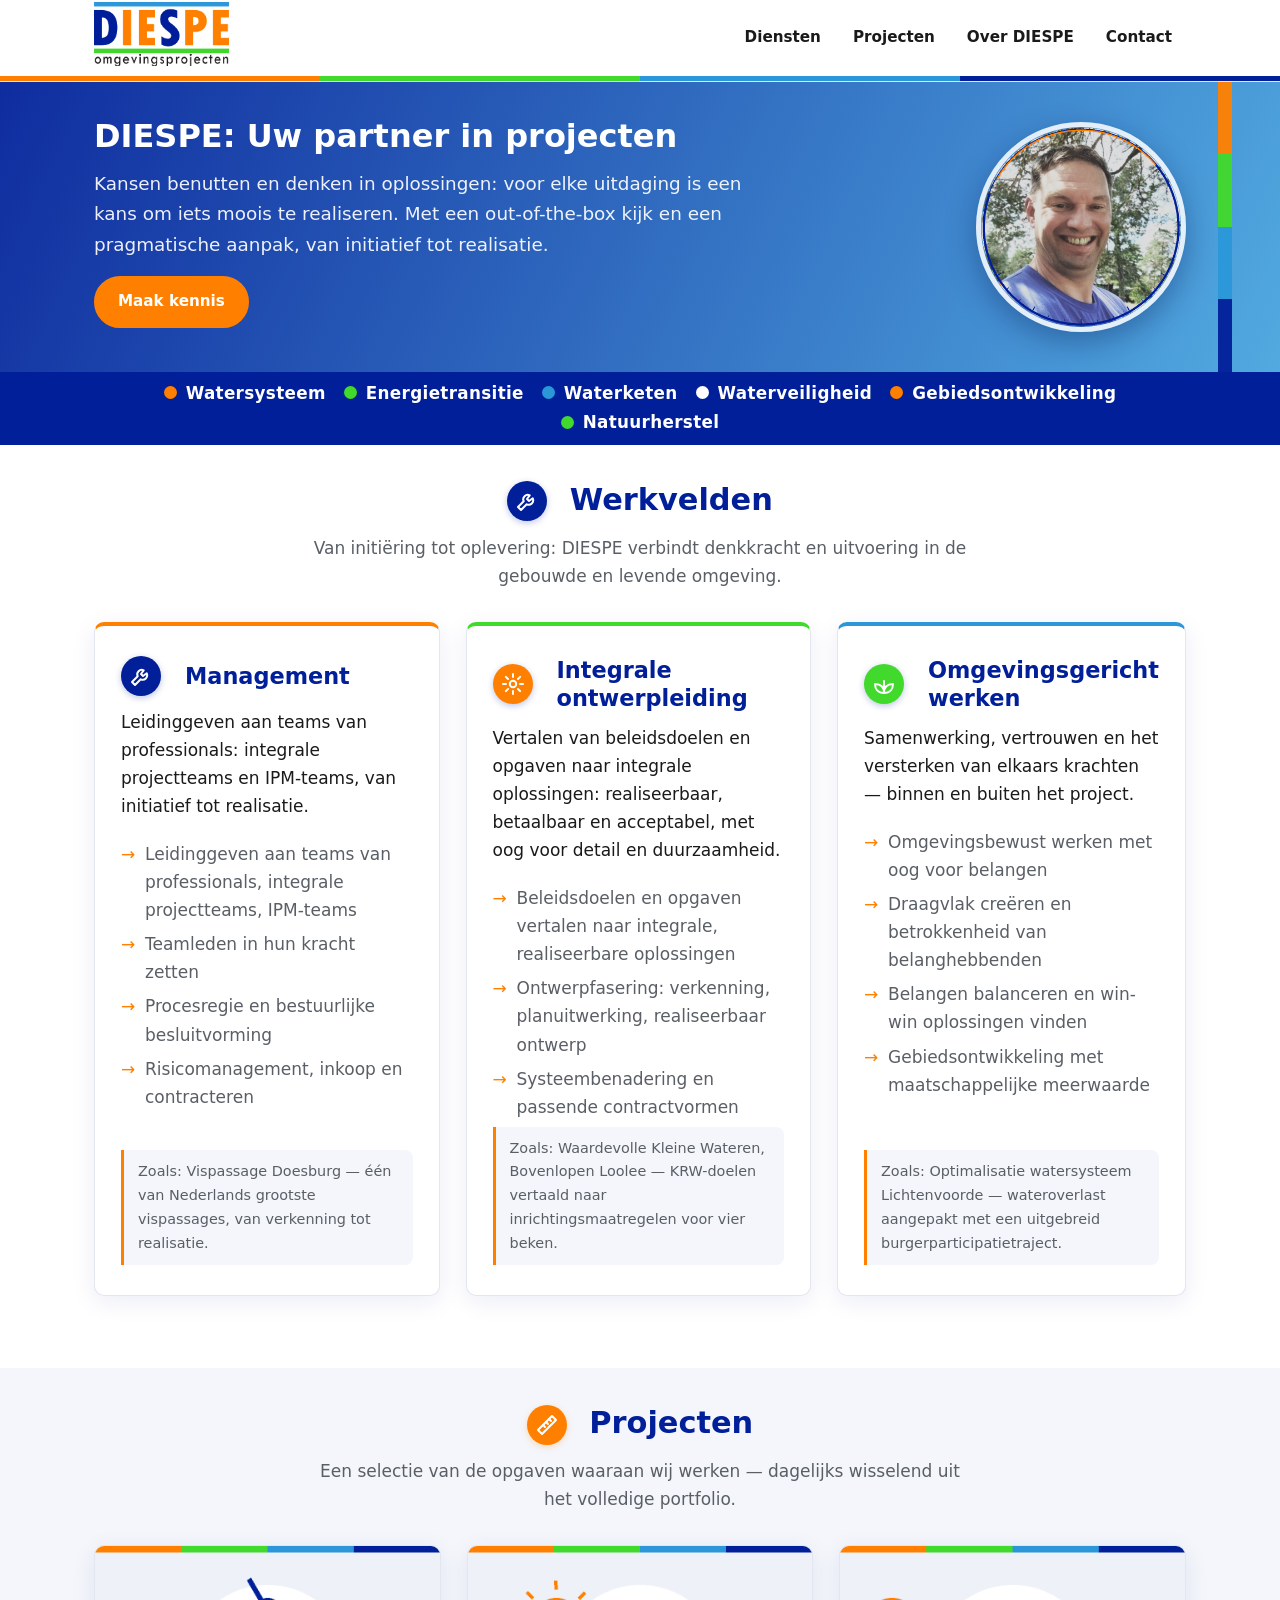
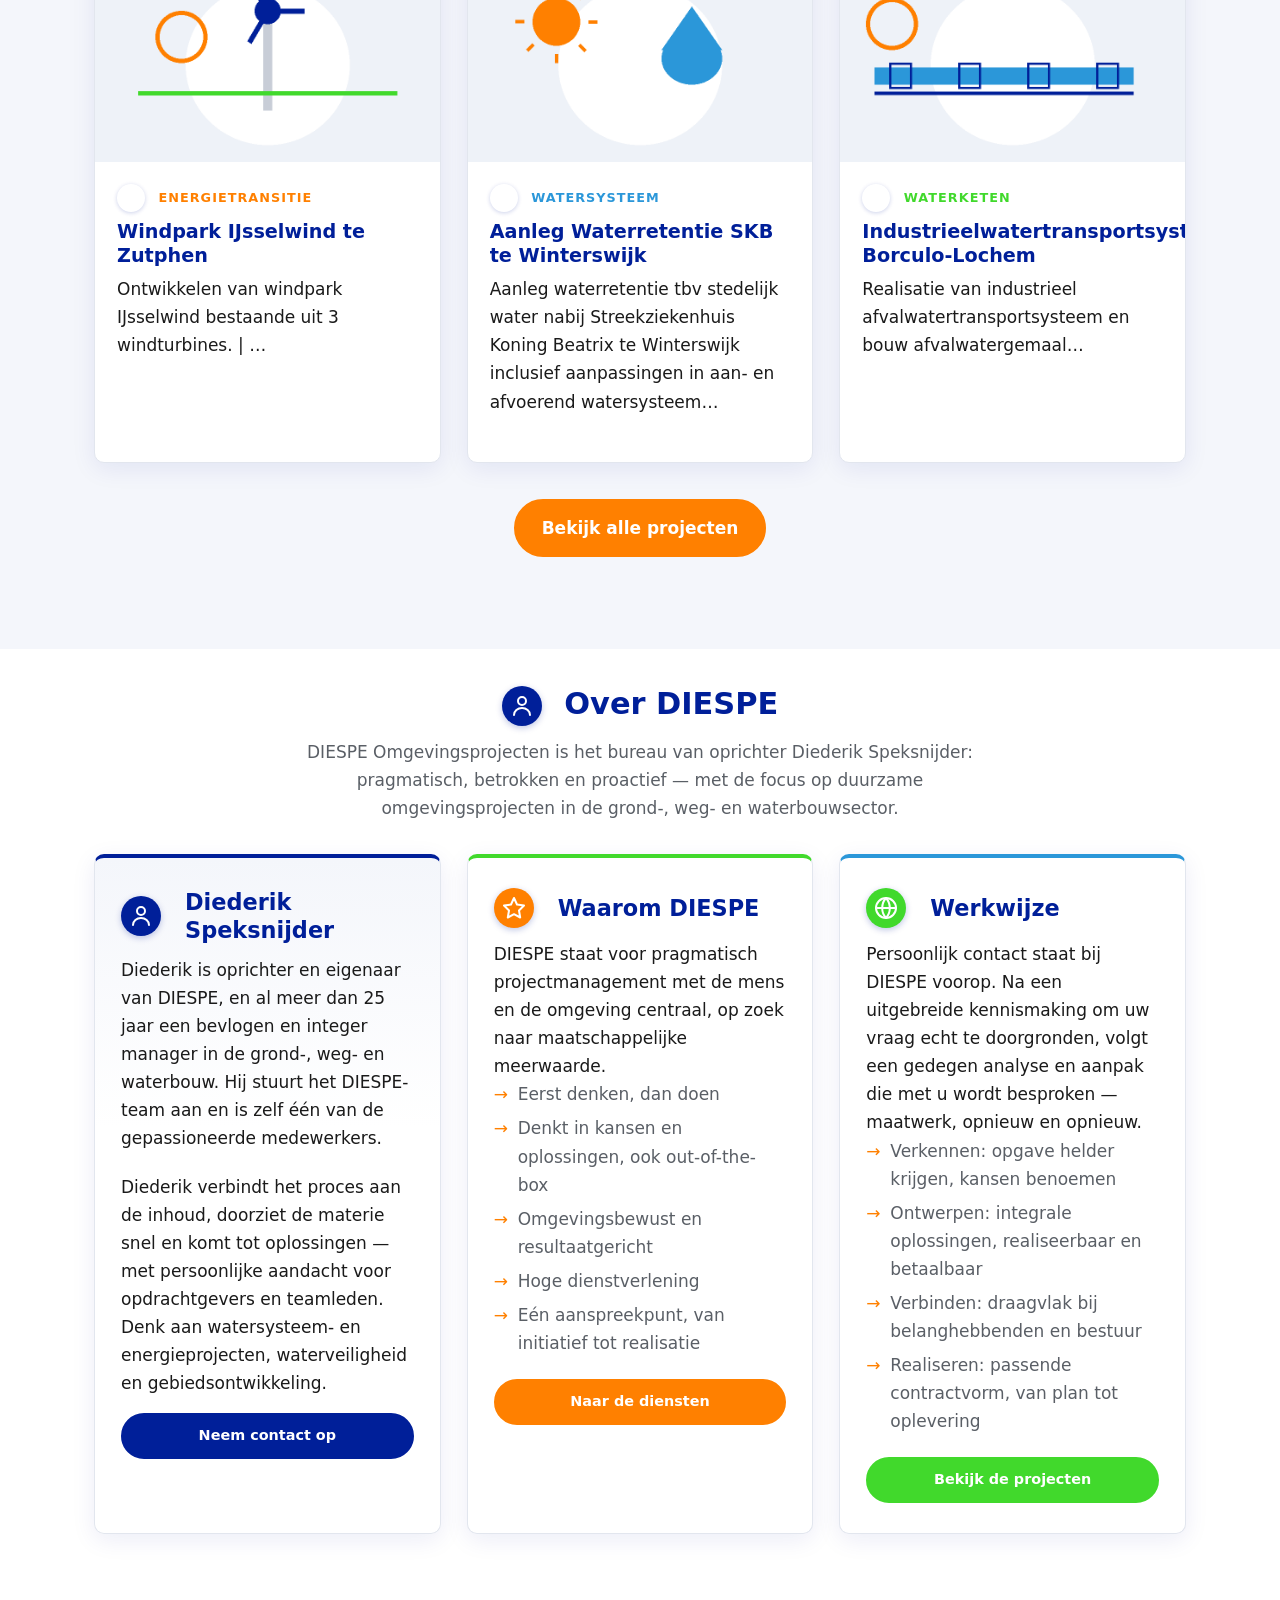
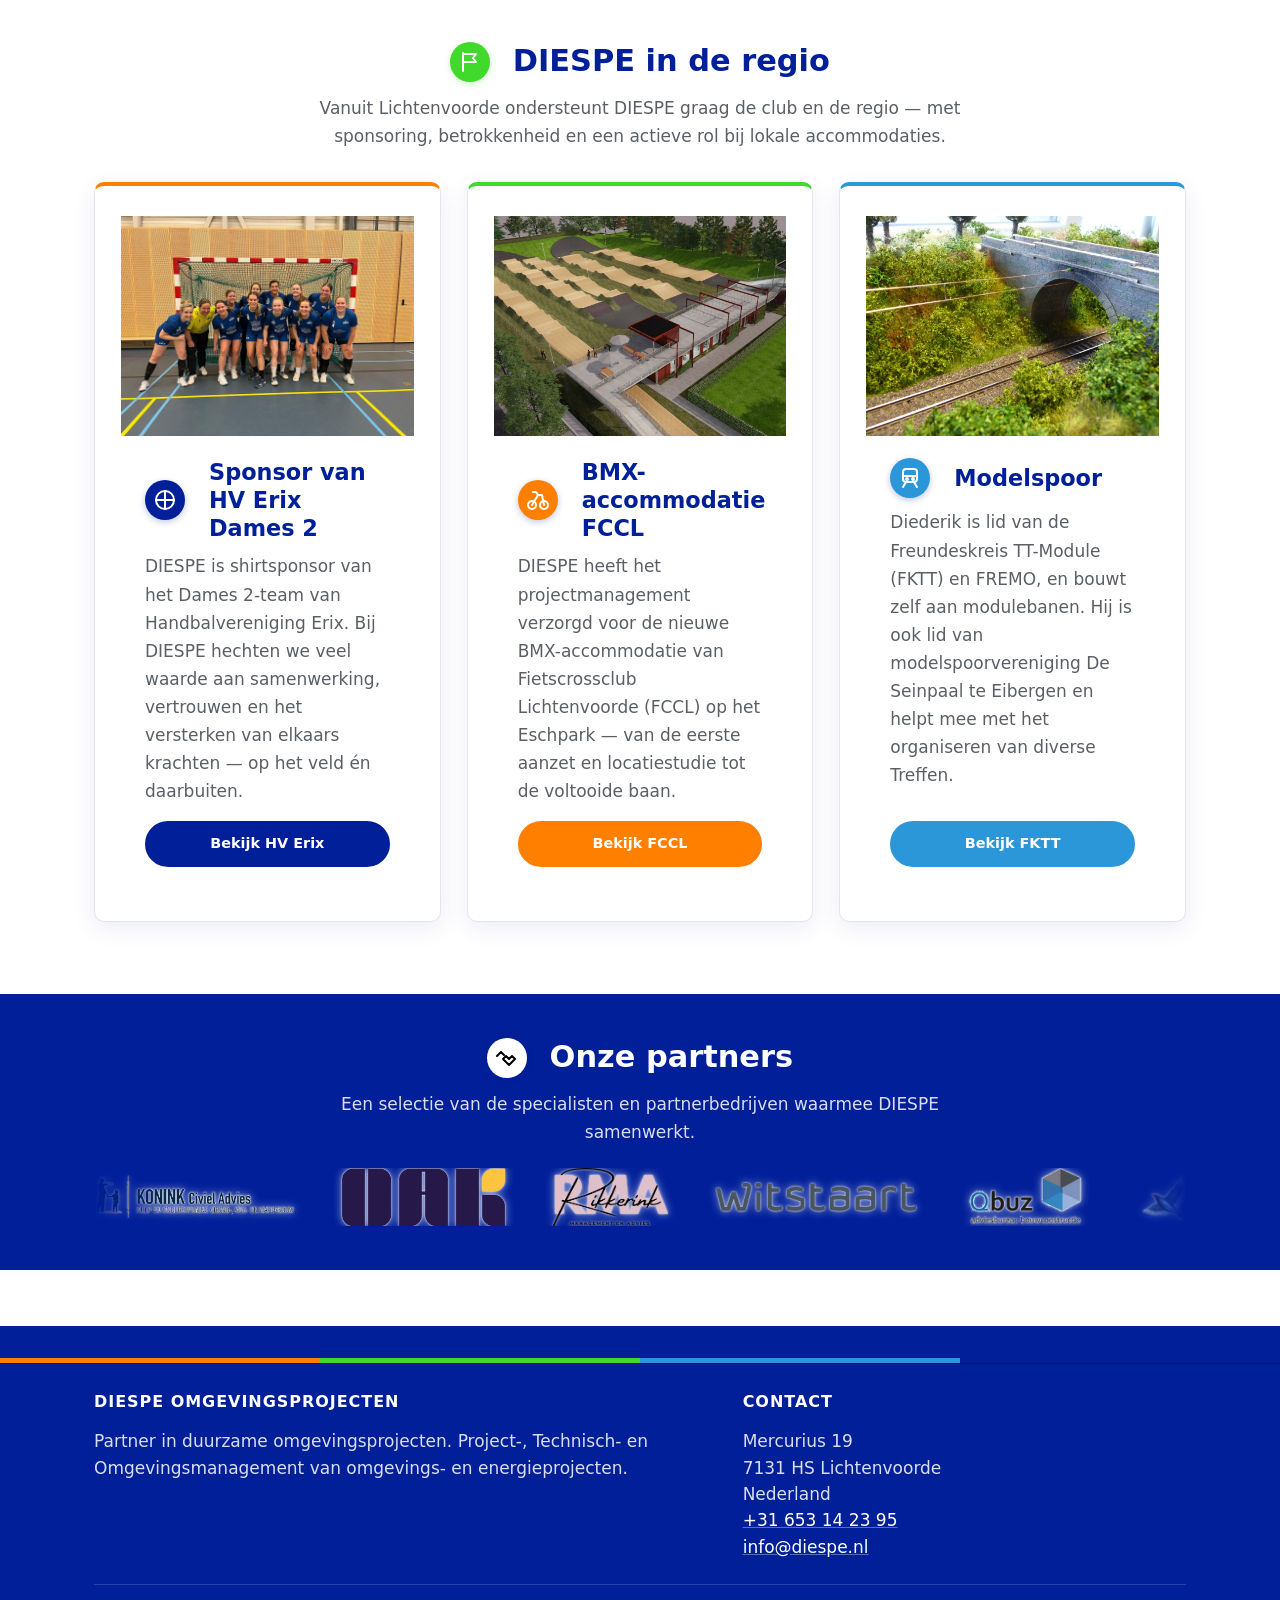
<file: preview/index.html>
<!doctype html>
<html lang="nl">
<head>
<meta charset="utf-8">
<meta name="viewport" content="width=device-width, initial-scale=1">
<title>DIESPE Omgevingsprojecten — Huisstijlvoorbeeld</title>
<link rel="stylesheet" href="assets/css/fonts.css">
<link rel="stylesheet" href="style.css">
<style>
  html { scroll-behavior: auto; }
</style>
</head>
<body class="home" id="top">
<a class="skip-link screen-reader-text" href="#content">Ga naar de inhoud</a>

<header class="site-header" role="banner">
  <div class="container header-inner">
    <div class="site-branding">
      <a href="#" class="custom-logo-link" rel="home"><img src="logo-diespe.png" alt="DIESPE omgevingsprojecten" class="custom-logo" style="height:64px;width:auto"></a>
    </div>
    <button class="nav-toggle" aria-expanded="false" aria-controls="primary-nav">
      <span></span><span></span><span></span>
      <span class="screen-reader-text">Menu</span>
    </button>
    <nav id="primary-nav" class="main-nav" role="navigation" aria-label="Hoofdmenu">
      <ul>
        <li><a href="werkvelden.html">Diensten</a></li>
        <li><a href="projecten.html">Projecten</a></li>
        <li><a href="index.html#over">Over DIESPE</a></li>
        <li><a href="contact.html">Contact</a></li>
      </ul>
    </nav>
  </div>
</header>

<main id="content" role="main">

<section class="hero">
  <div class="container hero-inner">
    <div class="hero-text">
      <h1>DIESPE: Uw partner in projecten</h1>
      <p>Kansen benutten en denken in oplossingen: voor elke uitdaging is een kans om iets moois te realiseren. Met een out-of-the-box kijk en een pragmatische aanpak, van initiatief tot realisatie.</p>
      <a class="btn btn--accent" href="contact.html">Maak kennis</a>
    </div>
    <div class="hero-visual">
      <img src="hero-foto.png" alt="Diederik Speksnijder, oprichter van DIESPE">
    </div>
  </div>
</section>

<section class="section workfields-strip" id="werkgebieden">
  <div class="container">
    <ul class="workfields-list">
      <li><a href="projecten.html#filter=watersysteem" style="color:inherit;">Watersysteem</a></li>
      <li><a href="projecten.html#filter=energietransitie" style="color:inherit;">Energietransitie</a></li>
      <li><a href="projecten.html#filter=waterketen" style="color:inherit;">Waterketen</a></li>
      <li><a href="projecten.html#filter=waterveiligheid" style="color:inherit;">Waterveiligheid</a></li>
      <li><a href="projecten.html#filter=gebiedsontwikkeling" style="color:inherit;">Gebiedsontwikkeling</a></li>
      <li><a href="projecten.html#filter=natuurherstel" style="color:inherit;">Natuurherstel</a></li>
    </ul>
  </div>
</section>

<section class="section" id="werkvelden">
  <div class="container">
    <h2 class="section-title"><span class="titel-badge" aria-hidden="true"><img src="iconen/gereedschap.svg" alt=""></span> Werkvelden</h2>
    <p class="section-intro">Van initi&euml;ring tot oplevering: DIESPE verbindt denkkracht en uitvoering in de gebouwde en levende omgeving.</p>
    <div class="grid-3">
      <div class="card">
        <div class="card-header"><span class="card-icon" aria-hidden="true"><img src="iconen/gereedschap.svg" alt=""></span><h3>Management</h3></div>
        <p>Leidinggeven aan teams van professionals: integrale projectteams en IPM-teams, van initiatief tot realisatie.</p>
        <ul>
          <li>Leidinggeven aan teams van professionals, integrale projectteams, IPM-teams</li>
          <li>Teamleden in hun kracht zetten</li>
          <li>Procesregie en bestuurlijke besluitvorming</li>
          <li>Risicomanagement, inkoop en contracteren</li>
        </ul>
        <p class="card-case">Zoals: Vispassage Doesburg &mdash; &eacute;&eacute;n van Nederlands grootste vispassages, van verkenning tot realisatie.</p>
      </div>
      <div class="card">
        <div class="card-header"><span class="card-icon card-icon--oranje" aria-hidden="true"><img src="iconen/tandwiel.svg" alt=""></span><h3>Integrale ontwerpleiding</h3></div>
        <p>Vertalen van beleidsdoelen en opgaven naar integrale oplossingen: realiseerbaar, betaalbaar en acceptabel, met oog voor detail en duurzaamheid.</p>
        <ul>
          <li>Beleidsdoelen en opgaven vertalen naar integrale, realiseerbare oplossingen</li>
          <li>Ontwerpfasering: verkenning, planuitwerking, realiseerbaar ontwerp</li>
          <li>Systeembenadering en passende contractvormen</li>
        </ul>
        <p class="card-case">Zoals: Waardevolle Kleine Wateren, Bovenlopen Loolee &mdash; KRW-doelen vertaald naar inrichtingsmaatregelen voor vier beken.</p>
      </div>
      <div class="card">
        <div class="card-header"><span class="card-icon card-icon--groen" aria-hidden="true"><img src="iconen/natuur.svg" alt=""></span><h3>Omgevingsgericht werken</h3></div>
        <p>Samenwerking, vertrouwen en het versterken van elkaars krachten &mdash; binnen en buiten het project.</p>
        <ul>
          <li>Omgevingsbewust werken met oog voor belangen</li>
          <li>Draagvlak cre&euml;ren en betrokkenheid van belanghebbenden</li>
          <li>Belangen balanceren en win-win oplossingen vinden</li>
          <li>Gebiedsontwikkeling met maatschappelijke meerwaarde</li>
        </ul>
        <p class="card-case">Zoals: Optimalisatie watersysteem Lichtenvoorde &mdash; wateroverlast aangepakt met een uitgebreid burgerparticipatietraject.</p>
      </div>
    </div>
  </div>
</section>

<section class="section section--alt" id="projecten">
  <div class="container">
    <h2 class="section-title"><span class="titel-badge titel-badge--oranje" aria-hidden="true"><img src="iconen/meetlat.svg" alt=""></span> Projecten</h2>
    <p class="section-intro">Een selectie van de opgaven waaraan wij werken &mdash; dagelijks wisselend uit het volledige portfolio.</p>
    <div class="project-grid">
      <div class="project-card">
          <div class="project-foto"><img src="placeholders/windpark.png" alt="Energietransitie"></div>
          <div class="project-body">
            <p class="project-meta" style="color:#ff8000"><span class="meta-icoon meta-icoon--oranje" aria-hidden="true"><img src="iconen/bliksem.svg" alt=""></span> Energietransitie</p>
            <h3>Windpark IJsselwind te Zutphen</h3>
            <p class="project-excerpt">Ontwikkelen van windpark IJsselwind bestaande uit 3 windturbines. | &hellip;</p>
          </div>
        </div>
<div class="project-card">
          <div class="project-foto"><img src="placeholders/klimaat.png" alt="Watersysteem"></div>
          <div class="project-body">
            <p class="project-meta" style="color:#2b97d9"><span class="meta-icoon" aria-hidden="true"><img src="iconen/druppel.svg" alt=""></span> Watersysteem</p>
            <h3>Aanleg Waterretentie SKB te Winterswijk</h3>
            <p class="project-excerpt">Aanleg waterretentie tbv stedelijk water nabij Streekziekenhuis Koning Beatrix te Winterswijk inclusief aanpassingen in aan- en afvoerend watersysteem&hellip;</p>
          </div>
        </div>
<div class="project-card">
          <div class="project-foto"><img src="placeholders/leiding.png" alt="Waterketen"></div>
          <div class="project-body">
            <p class="project-meta" style="color:#41d92c"><span class="meta-icoon meta-icoon--groen" aria-hidden="true"><img src="iconen/keten.svg" alt=""></span> Waterketen</p>
            <h3>Industrieelwatertransportsysteem Borculo-Lochem</h3>
            <p class="project-excerpt">Realisatie van industrieel afvalwatertransportsysteem en bouw afvalwatergemaal&hellip;</p>
          </div>
        </div>
    </div>
    <p style="text-align:center; margin-top:36px;">
      <a class="btn btn--accent" href="projecten.html">Bekijk alle projecten</a>
    </p>
  </div>
</section>

<section class="section" id="over">
  <div class="container">
    <h2 class="section-title"><span class="titel-badge titel-badge--donkerblauw" aria-hidden="true"><img src="iconen/persoon.svg" alt=""></span> Over DIESPE</h2>
    <p class="section-intro">DIESPE Omgevingsprojecten is het bureau van oprichter Diederik Speksnijder: pragmatisch, betrokken en proactief &mdash; met de focus op duurzame omgevingsprojecten in de grond-, weg- en waterbouwsector.</p>
    <div class="grid-3">
      <div class="card card--diederik">
        <div class="card-header"><span class="card-icon" aria-hidden="true"><img src="iconen/persoon.svg" alt=""></span><h3>Diederik Speksnijder</h3></div>
        <p>Diederik is oprichter en eigenaar van DIESPE, en al meer dan 25 jaar een bevlogen en integer manager in de grond-, weg- en waterbouw. Hij stuurt het DIESPE-team aan en is zelf &eacute;&eacute;n van de gepassioneerde medewerkers.</p>
        <p>Diederik verbindt het proces aan de inhoud, doorziet de materie snel en komt tot oplossingen &mdash; met persoonlijke aandacht voor opdrachtgevers en teamleden. Denk aan watersysteem- en energieprojecten, waterveiligheid en gebiedsontwikkeling.</p>
        <a class="btn btn--kleur1 card-more" href="contact.html">Neem contact op</a>
      </div>
      <div class="card">
        <div class="card-header"><span class="card-icon card-icon--oranje" aria-hidden="true"><img src="iconen/ster.svg" alt=""></span><h3>Waarom DIESPE</h3></div>
        <p>DIESPE staat voor pragmatisch projectmanagement met de mens en de omgeving centraal, op zoek naar maatschappelijke meerwaarde.</p>
        <ul>
          <li>Eerst denken, dan doen</li>
          <li>Denkt in kansen en oplossingen, ook out-of-the-box</li>
          <li>Omgevingsbewust en resultaatgericht</li>
          <li>Hoge dienstverlening</li>
          <li>E&eacute;n aanspreekpunt, van initiatief tot realisatie</li>
        </ul>
        <a class="btn btn--kleur4 card-more" href="werkvelden.html">Naar de diensten</a>
      </div>
      <div class="card">
        <div class="card-header"><span class="card-icon card-icon--groen" aria-hidden="true"><img src="iconen/wereld.svg" alt=""></span><h3>Werkwijze</h3></div>
        <p>Persoonlijk contact staat bij DIESPE voorop. Na een uitgebreide kennismaking om uw vraag echt te doorgronden, volgt een gedegen analyse en aanpak die met u wordt besproken &mdash; maatwerk, opnieuw en opnieuw.</p>
        <ul>
          <li>Verkennen: opgave helder krijgen, kansen benoemen</li>
          <li>Ontwerpen: integrale oplossingen, realiseerbaar en betaalbaar</li>
          <li>Verbinden: draagvlak bij belanghebbenden en bestuur</li>
          <li>Realiseren: passende contractvorm, van plan tot oplevering</li>
        </ul>
        <a class="btn btn--kleur2 card-more" href="projecten.html">Bekijk de projecten</a>
      </div>
    </div>
  </div>
</section>


</main>



<section class="section" id="sponsoring">
  <div class="container">
    <h2 class="section-title"><span class="titel-badge titel-badge--groen" aria-hidden="true"><img src="iconen/vlag.svg" alt=""></span> DIESPE in de regio</h2>
    <p class="section-intro">Vanuit Lichtenvoorde ondersteunt DIESPE graag de club en de regio &mdash; met sponsoring, betrokkenheid en een actieve rol bij lokale accommodaties.</p>
    <div class="grid-3 sponsor-grid">
      <div class="card sponsor-card">
        <div class="sponsor-visual"><img src="sponsor-dames2.jpg" alt="Dames 2 van Handbalvereniging Erix in de sportzaal"></div>
        <div class="sponsor-body">
          <div class="card-header"><span class="card-icon" aria-hidden="true"><img src="iconen/sport.svg" alt=""></span><h3>Sponsor van HV Erix Dames 2</h3></div>
          <p>DIESPE is shirtsponsor van het Dames 2-team van Handbalvereniging Erix. Bij DIESPE hechten we veel waarde aan samenwerking, vertrouwen en het versterken van elkaars krachten &mdash; op het veld &eacute;n daarbuiten.</p>
          <a class="btn btn--kleur1 card-more" href="https://hverix.nl" target="_blank" rel="noopener">Bekijk HV Erix</a>
        </div>
      </div>
      <div class="card sponsor-card">
        <div class="sponsor-visual"><img src="sponsor-bmx-3d.jpg" alt="3D-visualisatie van de nieuwe BMX-accommodatie van FCCL op het Eschpark"></div>
        <div class="sponsor-body">
          <div class="card-header"><span class="card-icon card-icon--oranje" aria-hidden="true"><img src="iconen/fiets.svg" alt=""></span><h3>BMX-accommodatie FCCL</h3></div>
          <p>DIESPE heeft het projectmanagement verzorgd voor de nieuwe BMX-accommodatie van Fietscrossclub Lichtenvoorde (FCCL) op het Eschpark &mdash; van de eerste aanzet en locatiestudie tot de voltooide baan.</p>
          <a class="btn btn--kleur4 card-more" href="https://fccl.nl" target="_blank" rel="noopener">Bekijk FCCL</a>
        </div>
      </div>
      <div class="card sponsor-card">
        <div class="sponsor-visual"><img src="sponsor-modelspoor.jpg" alt="Modulebaan met tunnel op een FREMO/FKTT Treffen"></div>
        <div class="sponsor-body">
          <div class="card-header"><span class="card-icon card-icon--blauwlicht" aria-hidden="true"><img src="iconen/trein.svg" alt=""></span><h3>Modelspoor</h3></div>
          <p>Diederik is lid van de Freundeskreis TT-Module (FKTT) en FREMO, en bouwt zelf aan modulebanen. Hij is ook lid van modelspoorvereniging De Seinpaal te Eibergen en helpt mee met het organiseren van diverse Treffen.</p>
          <a class="btn btn--kleur3 card-more" href="https://www.fktt-module.de/de" target="_blank" rel="noopener">Bekijk FKTT</a>
        </div>
      </div>
    </div>
  </div>
</section>

<section class="section partners-strip" id="partners">
  <div class="container">
    <h2 class="section-title" style="color:#fff;"><span class="titel-badge" style="background:#fff;" aria-hidden="true"><img src="iconen/samenwerking.svg" alt="" style="filter:invert(1);"></span> Onze partners</h2>
    <p class="section-intro" style="color:rgba(255,255,255,0.85);">Een selectie van de specialisten en partnerbedrijven waarmee DIESPE samenwerkt.</p>
    <div class="logo-marquee" aria-hidden="false">
    <div class="logo-track">
      <a class="logo-item" href="https://sites.google.com/view/konink-civiel-advies1/home" target="_blank" rel="noopener"><img src="partners/konink.png" alt="Konink Civiel Advies"></a>
      <a class="logo-item" href="https://oakconsultants.nl/oakconsult/" target="_blank" rel="noopener"><img src="partners/oak.png" alt="OAK Consultants"></a>
      <a class="logo-item" href="https://www.rikkerinkmea.nl" target="_blank" rel="noopener"><img src="partners/rikkerink.png" alt="Rikkerink Management en Advies"></a>
      <a class="logo-item" href="https://www.witstaart.nl" target="_blank" rel="noopener"><img src="partners/witstaart.png" alt="Witstaart"></a>
      <a class="logo-item" href="https://www.qbuz.eu" target="_blank" rel="noopener"><img src="partners/qbuz.png" alt="Qbuz Adviesbureau Bouwconstructie"></a>
      <a class="logo-item" href="https://enjoyschool.nl" target="_blank" rel="noopener"><img src="partners/enjoy.png" alt="Enjoy School — Coaching en begeleiding"></a>
      <a class="logo-item" href="https://binddd.nl" target="_blank" rel="noopener"><img src="partners/bind.svg" alt="bind — Advies- en ingenieursbureau"></a>
      <a class="logo-item" href="https://sites.google.com/view/konink-civiel-advies1/home" target="_blank" rel="noopener"><img src="partners/konink.png" alt="Konink Civiel Advies"></a>
      <a class="logo-item" href="https://oakconsultants.nl/oakconsult/" target="_blank" rel="noopener"><img src="partners/oak.png" alt="OAK Consultants"></a>
      <a class="logo-item" href="https://www.rikkerinkmea.nl" target="_blank" rel="noopener"><img src="partners/rikkerink.png" alt="Rikkerink Management en Advies"></a>
      <a class="logo-item" href="https://www.witstaart.nl" target="_blank" rel="noopener"><img src="partners/witstaart.png" alt="Witstaart"></a>
      <a class="logo-item" href="https://www.qbuz.eu" target="_blank" rel="noopener"><img src="partners/qbuz.png" alt="Qbuz Adviesbureau Bouwconstructie"></a>
      <a class="logo-item" href="https://enjoyschool.nl" target="_blank" rel="noopener"><img src="partners/enjoy.png" alt="Enjoy School — Coaching en begeleiding"></a>
      <a class="logo-item" href="https://binddd.nl" target="_blank" rel="noopener"><img src="partners/bind.svg" alt="bind — Advies- en ingenieursbureau"></a>
    </div>
  </div>
  </div>
</section>

<footer class="site-footer" role="contentinfo">
  <div class="diespe-stripes" aria-hidden="true"></div>
  <div class="container">
    <div class="footer-grid footer-grid--twee">
      <div>
        <h4>DIESPE Omgevingsprojecten</h4>
        <p>Partner in duurzame omgevingsprojecten. Project-, Technisch- en Omgevingsmanagement van omgevings- en energieprojecten.</p>
      </div>
      <div>
        <h4>Contact</h4>
        <p>Mercurius 19<br>7131 HS Lichtenvoorde<br>Nederland<br><a href="tel:+31653142395">+31 653 14 23 95</a><br><a href="mailto:info@diespe.nl">info@diespe.nl</a></p>
      </div>
    </div>
    <div class="footer-bottom">
      <span>&copy; <span class="js-jaar">2026</span> DIESPE Omgevingsprojecten</span>
      <span>Algemene voorwaarden: DNR 2011 &nbsp;&middot;&nbsp; KvK 94509832 &nbsp;&middot;&nbsp; Lid van: <a href="https://www.waternetwerk.nl" target="_blank" rel="noopener" style="color:inherit;">KNW &mdash; Koninklijk Waternetwerk</a></span>
    </div>
  </div>
</footer>

<script>
document.querySelectorAll('.js-jaar').forEach(function (el) { el.textContent = new Date().getFullYear(); });
</script>
</body>
</html>
</file>
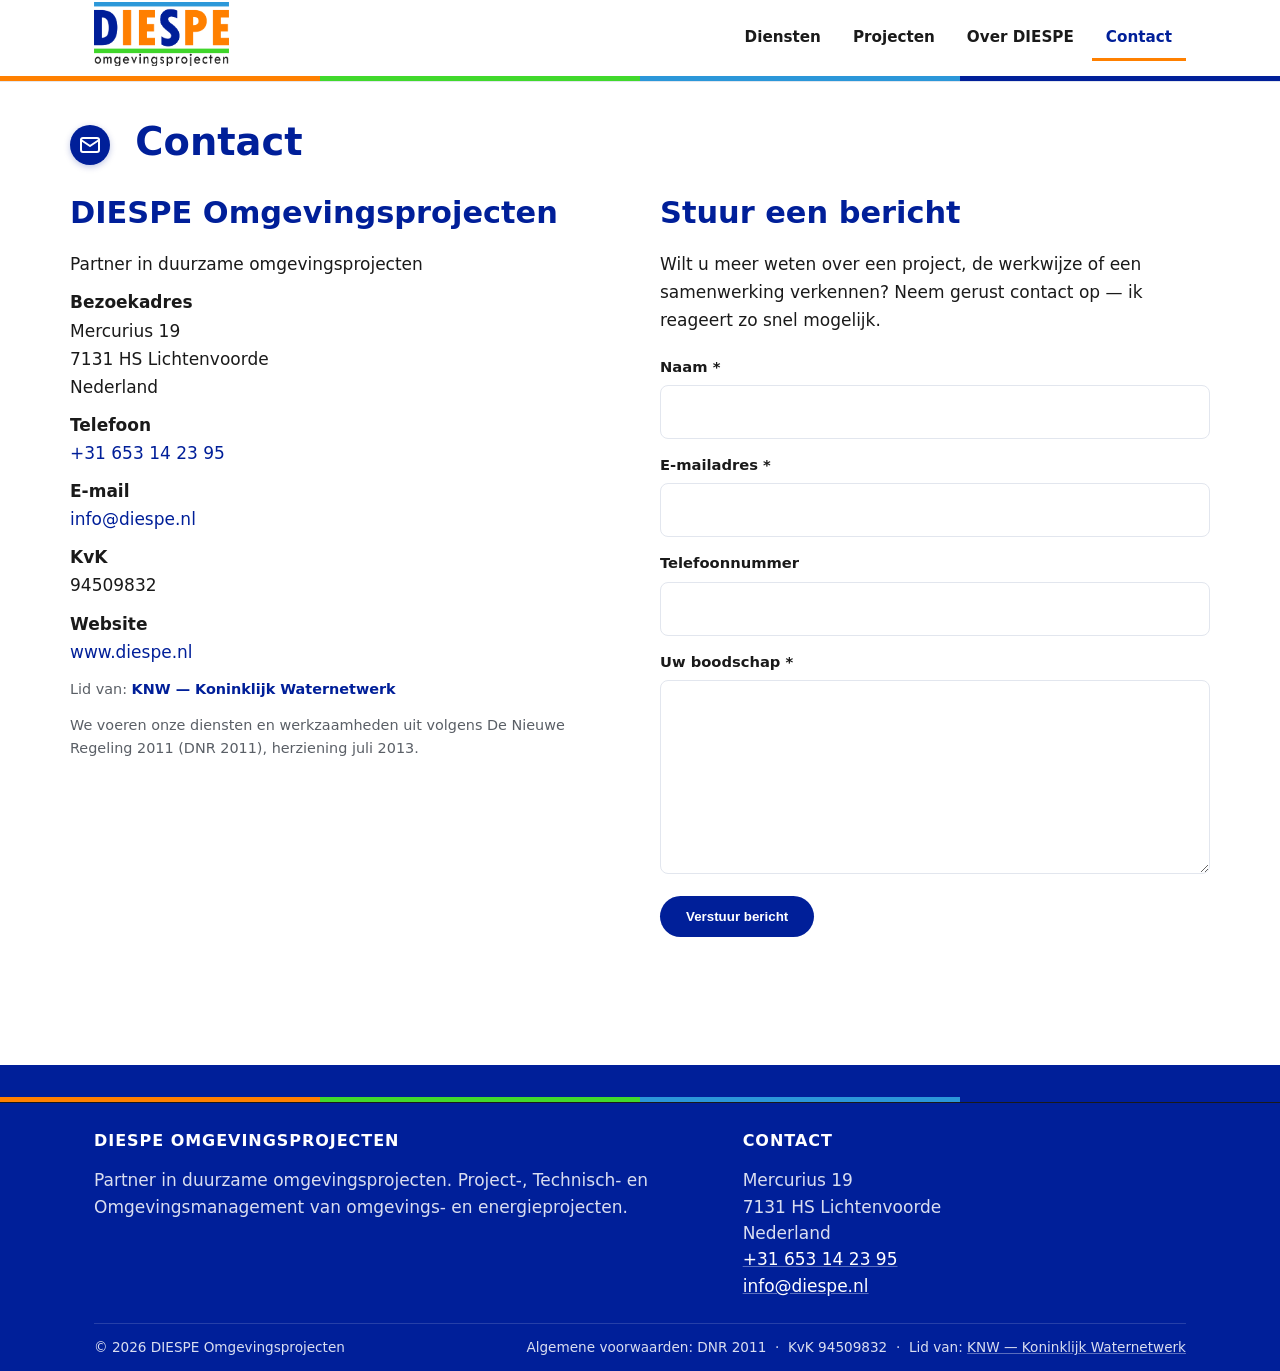
<file: preview/contact.html>
<!doctype html>
<html lang="nl">
<head>
<meta charset="utf-8">
<meta name="viewport" content="width=device-width, initial-scale=1">
<title>Contact — DIESPE Omgevingsprojecten</title>
<link rel="stylesheet" href="style.css">
</head>
<body id="top">
<a class="skip-link screen-reader-text" href="#content">Ga naar de inhoud</a>

<header class="site-header" role="banner">
  <div class="container header-inner">
    <div class="site-branding">
      <a href="index.html" class="custom-logo-link" rel="home"><img src="logo-diespe.png" alt="DIESPE omgevingsprojecten" class="custom-logo" style="height:64px;width:auto"></a>
    </div>
    <nav id="primary-nav" class="main-nav" role="navigation" aria-label="Hoofdmenu">
      <ul>
        <li><a href="werkvelden.html">Diensten</a></li>
        <li><a href="projecten.html">Projecten</a></li>
        <li><a href="index.html#over">Over DIESPE</a></li>
        <li class="current-menu-item"><a href="contact.html">Contact</a></li>
      </ul>
    </nav>
  </div>
</header>

<main id="content" role="main">
<div class="container section">
  <header class="entry-header">
    <h1><span class="titel-badge titel-badge--donkerblauw" aria-hidden="true"><img src="iconen/envelop.svg" alt=""></span> Contact</h1>
  </header>

  <div class="contact-grid">
    <div class="contact-details">
      <h2>DIESPE Omgevingsprojecten</h2>
      <p>Partner in duurzame omgevingsprojecten</p>
      <p><strong>Bezoekadres</strong><br>
      Mercurius 19<br>7131 HS Lichtenvoorde<br>Nederland</p>
      <p><strong>Telefoon</strong><br>
      <a href="tel:+31653142395">+31 653 14 23 95</a></p>
      <p><strong>E-mail</strong><br>
      <a href="mailto:info@diespe.nl">info@diespe.nl</a></p>
      <p><strong>KvK</strong><br>
      94509832</p>
      <p><strong>Website</strong><br>
      <a href="https://www.diespe.nl">www.diespe.nl</a></p>
      <p class="lid-van" style="text-align:left;">Lid van: <strong>KNW &mdash; Koninklijk Waternetwerk</strong></p>
      <p class="lid-van" style="text-align:left;">We voeren onze diensten en werkzaamheden uit volgens <a href="https://www.dgmr.nl/regelgeving/dnr-2011/" target="_blank" rel="noopener" style="color:inherit;">De Nieuwe Regeling 2011 (DNR 2011)</a>, herziening juli 2013.</p>
    </div>

    <div>
      <h2>Stuur een bericht</h2>
      <p>Wilt u meer weten over een project, de werkwijze of een samenwerking verkennen? Neem gerust contact op &mdash; ik reageert zo snel mogelijk.</p>
      <div class="diespe-contactform">
        <form class="form-grid" onsubmit="return false;">
          <div>
            <label for="diespe_naam">Naam *</label>
            <input type="text" id="diespe_naam" name="diespe_naam" required>
          </div>
          <div>
            <label for="diespe_email">E-mailadres *</label>
            <input type="email" id="diespe_email" name="diespe_email" required>
          </div>
          <div>
            <label for="diespe_telefoon">Telefoonnummer</label>
            <input type="tel" id="diespe_telefoon" name="diespe_telefoon">
          </div>
          <div>
            <label for="diespe_boodschap">Uw boodschap *</label>
            <textarea id="diespe_boodschap" name="diespe_boodschap" rows="6" required></textarea>
          </div>
          <div>
            <button type="submit" name="diespe_contact" value="1" class="btn">Verstuur bericht</button>
          </div>
        </form>
      </div>
      
    </div>
  </div>
</div>
</main>

<footer class="site-footer" role="contentinfo">
  <div class="diespe-stripes" aria-hidden="true"></div>
  <div class="container">
    <div class="footer-grid footer-grid--twee">
      <div>
        <h4>DIESPE Omgevingsprojecten</h4>
        <p>Partner in duurzame omgevingsprojecten. Project-, Technisch- en Omgevingsmanagement van omgevings- en energieprojecten.</p>
      </div>
      <div>
        <h4>Contact</h4>
        <p>Mercurius 19<br>7131 HS Lichtenvoorde<br>Nederland<br><a href="tel:+31653142395">+31 653 14 23 95</a><br><a href="mailto:info@diespe.nl">info@diespe.nl</a></p>
      </div>
    </div>
    <div class="footer-bottom">
      <span>&copy; <span class="js-jaar">2026</span> DIESPE Omgevingsprojecten</span>
      <span>Algemene voorwaarden: DNR 2011 &nbsp;&middot;&nbsp; KvK 94509832 &nbsp;&middot;&nbsp; Lid van: <a href="https://www.waternetwerk.nl" target="_blank" rel="noopener" style="color:inherit;">KNW &mdash; Koninklijk Waternetwerk</a></span>
    </div>
  </div>
</footer>

<script>
document.querySelectorAll('.js-jaar').forEach(function (el) { el.textContent = new Date().getFullYear(); });
</script>
</body>
</html>
</file>
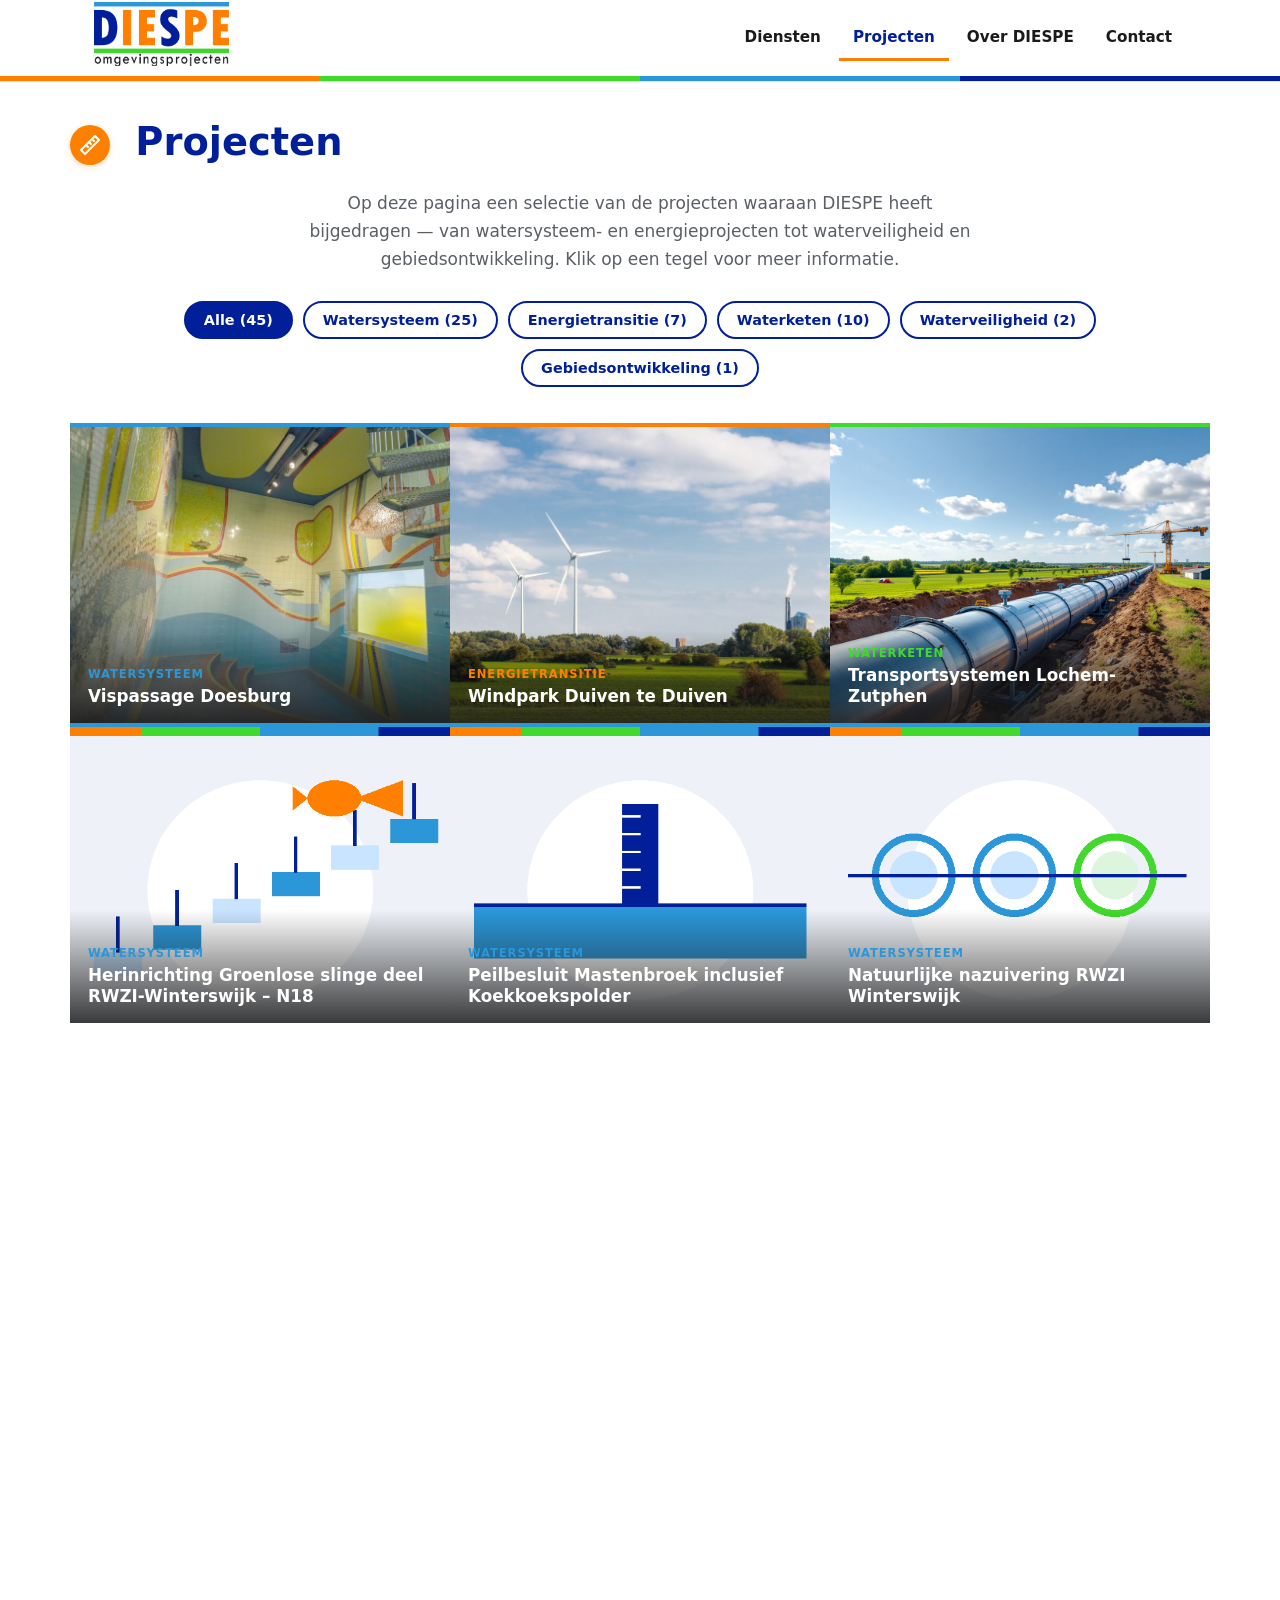
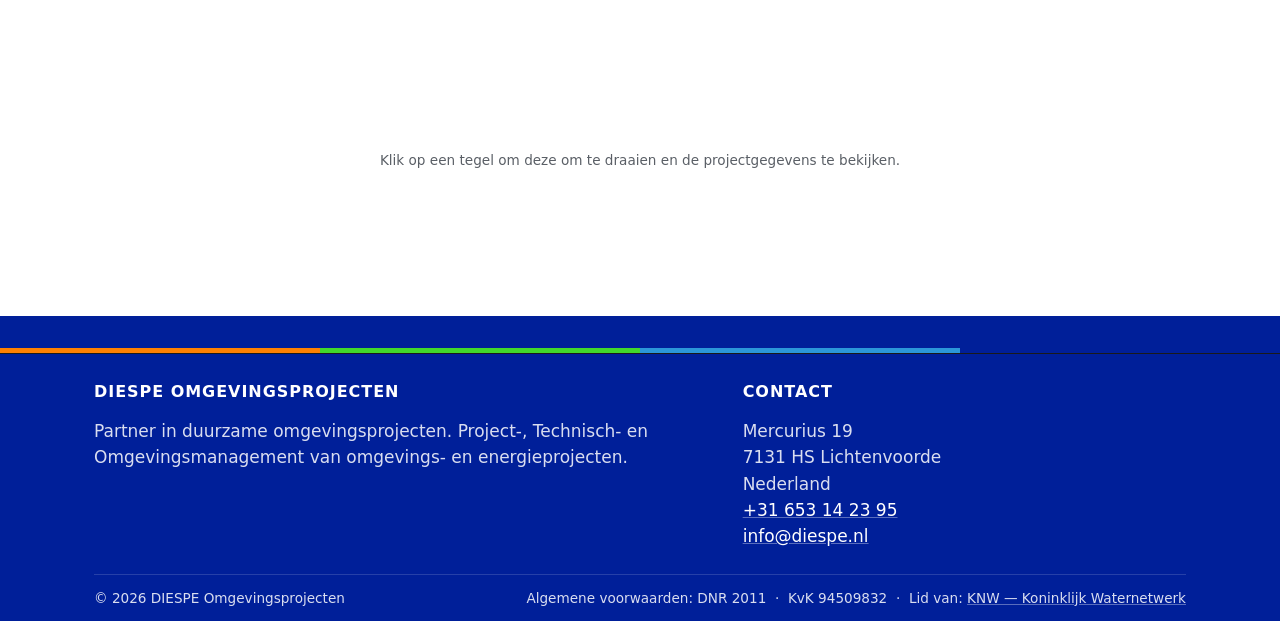
<file: preview/projecten.html>
<!doctype html>
<html lang="nl">
<head>
<meta charset="utf-8">
<meta name="viewport" content="width=device-width, initial-scale=1">
<title>Projecten — DIESPE Omgevingsprojecten</title>
<link rel="stylesheet" href="style.css">
<style>
.project-filters {
  display: flex; flex-wrap: wrap; gap: 10px; justify-content: center; margin: 28px 0 36px;
}
.filter-btn {
  padding: 9px 18px; border-radius: 999px; border: 2px solid var(--diespe-blue);
  background: transparent; color: var(--diespe-blue); font-weight: 700; font-size: 0.9rem; cursor: pointer;
  font-family: inherit; transition: background .15s, color .15s;
}
.filter-btn:hover { border-color: var(--diespe-orange); color: var(--diespe-orange); }
.filter-btn.is-active { background: var(--diespe-blue); color: #fff; }

.tile-grid { display: grid; grid-template-columns: repeat(3, 1fr); gap: 0; }
@media (max-width: 900px) { .tile-grid { grid-template-columns: 1fr; } }

.flip-tile { perspective: 1200px; height: 300px; cursor: pointer; }
.flip-inner { position: relative; width: 100%; height: 100%; transition: transform .55s ease; transform-style: preserve-3d; }
.flip-tile.is-flipped .flip-inner { transform: rotateY(180deg); }
.flip-face {
  position: absolute; inset: 0; backface-visibility: hidden; -webkit-backface-visibility: hidden;
  border: 0; border-top: 4px solid; border-radius: 0;
  overflow: hidden; background: #fff; box-shadow: none;
  display: flex; flex-direction: column;
}
.flip-front img { width: 100%; height: 100%; object-fit: cover; }
.tile-label {
  position: absolute; left: 0; right: 0; bottom: 0; padding: 34px 18px 16px;
  background: linear-gradient(180deg, transparent, rgba(26,26,26,0.85)); color: #fff;
  display: flex; flex-direction: column; gap: 2px;
}
.tile-cat { font-size: 0.72rem; font-weight: 800; text-transform: uppercase; letter-spacing: 0.08em; }
.tile-titel { font-size: 1.05rem; font-weight: 700; line-height: 1.25; }
.flip-back { transform: rotateY(180deg); padding: 20px 20px 16px; }
.flip-back h3 { font-size: 1rem; margin-bottom: 0.5em; }
.flip-back p { font-size: 0.85rem; color: var(--diespe-muted); margin-bottom: 0.7em; }
.tile-info { list-style: none; padding: 0; margin: 0 0 0.8em; font-size: 0.8rem; color: var(--diespe-muted); }
.tile-info li { margin-bottom: 4px; }
.tile-info strong { color: var(--diespe-blue); }
.tile-meer { font-size: 0.8rem; padding: 7px 14px; align-self: flex-start; margin-top: auto; }
.tile-hint { text-align: center; color: var(--diespe-muted); font-size: 0.85rem; margin-top: 26px; }
</style>
</head>
<body id="top">
<header class="site-header" role="banner">
  <div class="container header-inner">
    <div class="site-branding">
      <a href="index.html" class="custom-logo-link" rel="home"><img src="logo-diespe.png" alt="DIESPE omgevingsprojecten" class="custom-logo" style="height:64px;width:auto"></a>
    </div>
    <nav id="primary-nav" class="main-nav" role="navigation" aria-label="Hoofdmenu">
      <ul>
        <li><a href="werkvelden.html">Diensten</a></li>
        <li class="current-menu-item"><a href="projecten.html">Projecten</a></li>
        <li><a href="index.html#over">Over DIESPE</a></li>
        <li><a href="contact.html">Contact</a></li>
      </ul>
    </nav>
  </div>
</header>

<main id="content" role="main">
<div class="container section">
  <header class="entry-header">
    <h1><span class="titel-badge titel-badge--oranje" aria-hidden="true"><img src="iconen/meetlat.svg" alt=""></span> Projecten</h1>
    <p class="section-intro" style="margin-bottom:0;">Op deze pagina een selectie van de projecten waaraan DIESPE heeft bijgedragen &mdash; van watersysteem- en energieprojecten tot waterveiligheid en gebiedsontwikkeling. Klik op een tegel voor meer informatie.</p>
  </header>
  <div class="project-filters">
    <button class="filter-btn is-active" data-filter="all">Alle (45)</button>
    <button class="filter-btn" data-filter="watersysteem">Watersysteem (25)</button>
    <button class="filter-btn" data-filter="energietransitie">Energietransitie (7)</button>
    <button class="filter-btn" data-filter="waterketen">Waterketen (10)</button>
    <button class="filter-btn" data-filter="waterveiligheid">Waterveiligheid (2)</button>
    <button class="filter-btn" data-filter="gebiedsontwikkeling">Gebiedsontwikkeling (1)</button>
  </div>
  <div class="tile-grid">
      <div class="flip-tile" data-cat="watersysteem">
        <div class="flip-inner">
          <div class="flip-face flip-front" style="border-top-color:#2b97d9">
            <img src="vispassage-doesburg.jpg" alt="Watersysteem" loading="lazy">
            <div class="tile-label"><span class="tile-cat" style="color:#2b97d9">Watersysteem</span>
              <span class="tile-titel">Vispassage Doesburg</span></div>
          </div>
          <div class="flip-face flip-back" style="border-top-color:#2b97d9">
            <h3>Vispassage Doesburg</h3>
            <p>Een van de grootse vispassage van Nederland, vergoten belevingswaarde, recreatie, aanleg zwaluwwand, herinrichting omgeving | &hellip;</p>
            <ul class="tile-info"><li><strong>Opdrachtgever:</strong> Waterschap Rijn en IJssel | </li><li><strong>Projectfasen:</strong> Verkenning
Planuitwerking
Realisatie | </li><li><strong>Rol:</strong> Integraal projectmanager | </li><li><strong>Contractvorm:</strong> Bouwteam | </li></ul>
            <span class="btn btn--outline tile-meer">Lees meer &rarr;</span>
          </div>
        </div>
      </div>
      <div class="flip-tile" data-cat="energietransitie">
        <div class="flip-inner">
          <div class="flip-face flip-front" style="border-top-color:#ff8000">
            <img src="windpark-duiven.jpg" alt="Energietransitie" loading="lazy">
            <div class="tile-label"><span class="tile-cat" style="color:#ff8000">Energietransitie</span>
              <span class="tile-titel">Windpark Duiven te Duiven</span></div>
          </div>
          <div class="flip-face flip-back" style="border-top-color:#ff8000">
            <h3>Windpark Duiven te Duiven</h3>
            <p>Ontwikkelen van windpark Duiven bestaande uit 2 windturbines met tip hoogte van 200 meter. | &hellip;</p>
            <ul class="tile-info"><li><strong>Opdrachtgever:</strong> Waterschap Rijn en IJssel | </li><li><strong>Projectfasen:</strong> Planuitwerking
Realisatie | </li><li><strong>Rol:</strong> IPM projectmanager | </li><li><strong>Contractvorm:</strong> Fidic Yellow book | </li></ul>
            <span class="btn btn--outline tile-meer">Lees meer &rarr;</span>
          </div>
        </div>
      </div>
      <div class="flip-tile" data-cat="waterketen">
        <div class="flip-inner">
          <div class="flip-face flip-front" style="border-top-color:#41d92c">
            <img src="transportsystemen-lochem-zutphen.jpg" alt="Waterketen" loading="lazy">
            <div class="tile-label"><span class="tile-cat" style="color:#41d92c">Waterketen</span>
              <span class="tile-titel">Transportsystemen Lochem-Zutphen</span></div>
          </div>
          <div class="flip-face flip-back" style="border-top-color:#41d92c">
            <h3>Transportsystemen Lochem-Zutphen</h3>
            <p>Realisatie van 25 kilometer riool- en industrieelafvalwater transportleidingen, twee nieuwe gemalen en ombouw van drie gemalen | &hellip;</p>
            <ul class="tile-info"><li><strong>Opdrachtgever:</strong> Waterschap Rijn en IJssel | </li><li><strong>Projectfasen:</strong> Verkenning
Planuitwerking
Realisatie | </li><li><strong>Rol:</strong> IPM projectmanager | </li><li><strong>Contractvorm:</strong> Design en Construct | </li></ul>
            <span class="btn btn--outline tile-meer">Lees meer &rarr;</span>
          </div>
        </div>
      </div>
      <div class="flip-tile" data-cat="watersysteem">
        <div class="flip-inner">
          <div class="flip-face flip-front" style="border-top-color:#2b97d9">
            <img src="placeholders/vispassage.png" alt="Watersysteem" loading="lazy">
            <div class="tile-label"><span class="tile-cat" style="color:#2b97d9">Watersysteem</span>
              <span class="tile-titel">Herinrichting Groenlose slinge deel RWZI-Winterswijk – N18</span></div>
          </div>
          <div class="flip-face flip-back" style="border-top-color:#2b97d9">
            <h3>Herinrichting Groenlose slinge deel RWZI-Winterswijk – N18</h3>
            <p>KRW, beekherstel, waterbodem verhoging, vispasseerbaar maken, profiel aanpassing, vergoten biodiversiteit vergoten&hellip;</p>
            <ul class="tile-info"><li><strong>Opdrachtgever:</strong> Waterschap Rijn en IJssel</li><li><strong>Projectfasen:</strong> Verkenning</li><li><strong>Rol:</strong> IPM projectmanager</li><li><strong>Contractvorm:</strong> Portfolio/ raamovereenkomst</li></ul>
            <span class="btn btn--outline tile-meer">Lees meer &rarr;</span>
          </div>
        </div>
      </div>
      <div class="flip-tile" data-cat="watersysteem">
        <div class="flip-inner">
          <div class="flip-face flip-front" style="border-top-color:#2b97d9">
            <img src="placeholders/peilbesluit.png" alt="Watersysteem" loading="lazy">
            <div class="tile-label"><span class="tile-cat" style="color:#2b97d9">Watersysteem</span>
              <span class="tile-titel">Peilbesluit Mastenbroek inclusief Koekkoekspolder</span></div>
          </div>
          <div class="flip-face flip-back" style="border-top-color:#2b97d9">
            <h3>Peilbesluit Mastenbroek inclusief Koekkoekspolder</h3>
            <p>Nieuw peil besluit voor veenweide gebied voor de oudste rationele polder van Nederland | &hellip;</p>
            <ul class="tile-info"><li><strong>Opdrachtgever:</strong> Waterschap Drents Overijsselse Delta | </li><li><strong>Projectfasen:</strong> Verkenningsfase | </li><li><strong>Rol:</strong> IPM technisch manager | </li><li><strong>Contractvorm:</strong> nader te bepalen | </li></ul>
            <span class="btn btn--outline tile-meer">Lees meer &rarr;</span>
          </div>
        </div>
      </div>
      <div class="flip-tile" data-cat="watersysteem">
        <div class="flip-inner">
          <div class="flip-face flip-front" style="border-top-color:#2b97d9">
            <img src="placeholders/zuivering.png" alt="Watersysteem" loading="lazy">
            <div class="tile-label"><span class="tile-cat" style="color:#2b97d9">Watersysteem</span>
              <span class="tile-titel">Natuurlijke nazuivering RWZI Winterswijk</span></div>
          </div>
          <div class="flip-face flip-back" style="border-top-color:#2b97d9">
            <h3>Natuurlijke nazuivering RWZI Winterswijk</h3>
            <p>KRW, waterkwaliteit verbetering door middel van natuurlijke nazuivering van effluent RWZI Winterswijk&hellip;</p>
            <ul class="tile-info"><li><strong>Opdrachtgever:</strong> Waterschap Rijn en IJssel</li><li><strong>Projectfasen:</strong> Verkenning</li><li><strong>Rol:</strong> IPM projectmanager</li><li><strong>Contractvorm:</strong> Portfolio/ raamovereenkomst</li></ul>
            <span class="btn btn--outline tile-meer">Lees meer &rarr;</span>
          </div>
        </div>
      </div>
      <div class="flip-tile" data-cat="energietransitie">
        <div class="flip-inner">
          <div class="flip-face flip-front" style="border-top-color:#ff8000">
            <img src="placeholders/klimaat.png" alt="Energietransitie" loading="lazy">
            <div class="tile-label"><span class="tile-cat" style="color:#ff8000">Energietransitie</span>
              <span class="tile-titel">Netverbetering 10-20 kV Wijchen</span></div>
          </div>
          <div class="flip-face flip-back" style="border-top-color:#ff8000">
            <h3>Netverbetering 10-20 kV Wijchen</h3>
            <p>Realisatie van middenspanningsverbindingen en middenspanningstations
projectomvang €25 milj. | &hellip;</p>
            <ul class="tile-info"><li><strong>Opdrachtgever:</strong> Liander | </li><li><strong>Projectfasen:</strong> Planuitwerking
Realisatie start Q1 2025 | </li><li><strong>Rol:</strong> IPM projectmanager | </li><li><strong>Contractvorm:</strong> Bouwteam
Uitvoeringsovereenkomst ‘RAW’ UAV 2012 | </li></ul>
            <span class="btn btn--outline tile-meer">Lees meer &rarr;</span>
          </div>
        </div>
      </div>
      <div class="flip-tile" data-cat="waterketen">
        <div class="flip-inner">
          <div class="flip-face flip-front" style="border-top-color:#41d92c">
            <img src="placeholders/leiding.png" alt="Waterketen" loading="lazy">
            <div class="tile-label"><span class="tile-cat" style="color:#41d92c">Waterketen</span>
              <span class="tile-titel">Afvalwatertransportsysteem Groessen -Duiven</span></div>
          </div>
          <div class="flip-face flip-back" style="border-top-color:#41d92c">
            <h3>Afvalwatertransportsysteem Groessen -Duiven</h3>
            <p>Aanleg afvalwatertransportleiding, saneren overstort&hellip;</p>
            <ul class="tile-info"><li><strong>Opdrachtgever:</strong> Waterschap Rijn en IJssel</li><li><strong>Projectfasen:</strong> Verkenning
Planuitwerking
Realisatie</li><li><strong>Rol:</strong> Integraal projectleider</li><li><strong>Contractvorm:</strong> RAW</li></ul>
            <span class="btn btn--outline tile-meer">Lees meer &rarr;</span>
          </div>
        </div>
      </div>
      <div class="flip-tile" data-cat="watersysteem">
        <div class="flip-inner">
          <div class="flip-face flip-front" style="border-top-color:#2b97d9">
            <img src="placeholders/gemaal.png" alt="Watersysteem" loading="lazy">
            <div class="tile-label"><span class="tile-cat" style="color:#2b97d9">Watersysteem</span>
              <span class="tile-titel">Renovatie gemaal Bevermeer te Angerlo</span></div>
          </div>
          <div class="flip-face flip-back" style="border-top-color:#2b97d9">
            <h3>Renovatie gemaal Bevermeer te Angerlo</h3>
            <p>Opwaardering en renovatie, nieuwe betonnen slakhuispompen, elektrificatie, renovatie afsluit middelen&hellip;</p>
            <ul class="tile-info"><li><strong>Opdrachtgever:</strong> Waterschap Rijn en IJssel</li><li><strong>Projectfasen:</strong> Planuitwerking
Realisatie</li><li><strong>Rol:</strong> Projectleider civiel</li><li><strong>Contractvorm:</strong> RAW</li></ul>
            <span class="btn btn--outline tile-meer">Lees meer &rarr;</span>
          </div>
        </div>
      </div>
      <div class="flip-tile" data-cat="waterveiligheid">
        <div class="flip-inner">
          <div class="flip-face flip-front" style="border-top-color:#001f99">
            <img src="placeholders/dijk.png" alt="Waterveiligheid" loading="lazy">
            <div class="tile-label"><span class="tile-cat" style="color:#001f99">Waterveiligheid</span>
              <span class="tile-titel">Hoogwaterkering Tuindorp nabij Lobith</span></div>
          </div>
          <div class="flip-face flip-back" style="border-top-color:#001f99">
            <h3>Hoogwaterkering Tuindorp nabij Lobith</h3>
            <p>Onderzoek na hoogwaterbeschermingsopgave waterkering Tuindorp&hellip;</p>
            <ul class="tile-info"><li><strong>Opdrachtgever:</strong> Waterschap Rijn en IJssel</li><li><strong>Projectfasen:</strong> Verkenning</li><li><strong>Rol:</strong> IPM projectmanager</li><li><strong>Contractvorm:</strong> Advies opdracht</li></ul>
            <span class="btn btn--outline tile-meer">Lees meer &rarr;</span>
          </div>
        </div>
      </div>
      <div class="flip-tile" data-cat="energietransitie">
        <div class="flip-inner">
          <div class="flip-face flip-front" style="border-top-color:#ff8000">
            <img src="placeholders/klimaat.png" alt="Energietransitie" loading="lazy">
            <div class="tile-label"><span class="tile-cat" style="color:#ff8000">Energietransitie</span>
              <span class="tile-titel">Netverbetering 10-20 kV Bemmel</span></div>
          </div>
          <div class="flip-face flip-back" style="border-top-color:#ff8000">
            <h3>Netverbetering 10-20 kV Bemmel</h3>
            <p>Realisatie van middenspanningsverbindingen en middenspanningstations
projectomvang €25 milj.&hellip;</p>
            <ul class="tile-info"><li><strong>Opdrachtgever:</strong> Liander</li><li><strong>Projectfasen:</strong> Planuitwerking
Realisatie Q1 2025</li><li><strong>Rol:</strong> IPM projectmanager</li><li><strong>Contractvorm:</strong> Bouwteam
Uitvoeringsovereenkomst ‘RAW’ UAV 2012</li></ul>
            <span class="btn btn--outline tile-meer">Lees meer &rarr;</span>
          </div>
        </div>
      </div>
      <div class="flip-tile" data-cat="watersysteem">
        <div class="flip-inner">
          <div class="flip-face flip-front" style="border-top-color:#2b97d9">
            <img src="placeholders/natuur.png" alt="Watersysteem" loading="lazy">
            <div class="tile-label"><span class="tile-cat" style="color:#2b97d9">Watersysteem</span>
              <span class="tile-titel">Integraalwatersysteem project restopgave Oude Diep, gebied tussen Fluitenberg - Hoogeveen</span></div>
          </div>
          <div class="flip-face flip-back" style="border-top-color:#2b97d9">
            <h3>Integraalwatersysteem project restopgave Oude Diep, gebied tussen Fluitenberg - Hoogeveen</h3>
            <p>Pre-verkenning voor project aanpak KRW en Nationaal Bestuursakkoord Water (NBW)&hellip;</p>
            <ul class="tile-info"><li><strong>Opdrachtgever:</strong> Waterschap Drents Overijsselse Delta</li><li><strong>Projectfasen:</strong> Pre-verkenningsfase</li><li><strong>Rol:</strong> IPM technisch manager</li><li><strong>Contractvorm:</strong> nader te bepalen</li></ul>
            <span class="btn btn--outline tile-meer">Lees meer &rarr;</span>
          </div>
        </div>
      </div>
      <div class="flip-tile" data-cat="waterketen">
        <div class="flip-inner">
          <div class="flip-face flip-front" style="border-top-color:#41d92c">
            <img src="placeholders/zuivering.png" alt="Waterketen" loading="lazy">
            <div class="tile-label"><span class="tile-cat" style="color:#41d92c">Waterketen</span>
              <span class="tile-titel">Renovatie bedrijfsgebouw RWZI Lichtenvoorde</span></div>
          </div>
          <div class="flip-face flip-back" style="border-top-color:#41d92c">
            <h3>Renovatie bedrijfsgebouw RWZI Lichtenvoorde</h3>
            <p>Renovatie en uitbreiding van bedrijfsgebouw van RWZI Lichtenvoorde&hellip;</p>
            <ul class="tile-info"><li><strong>Opdrachtgever:</strong> Waterschap Rijn en IJssel</li><li><strong>Projectfasen:</strong> Verkenning
Planuitwerking
Realisatie</li><li><strong>Rol:</strong> IPM projectmanager</li><li><strong>Contractvorm:</strong> Design en Construct</li></ul>
            <span class="btn btn--outline tile-meer">Lees meer &rarr;</span>
          </div>
        </div>
      </div>
      <div class="flip-tile" data-cat="watersysteem">
        <div class="flip-inner">
          <div class="flip-face flip-front" style="border-top-color:#2b97d9">
            <img src="placeholders/weg.png" alt="Watersysteem" loading="lazy">
            <div class="tile-label"><span class="tile-cat" style="color:#2b97d9">Watersysteem</span>
              <span class="tile-titel">Waterretentie Sibbinkweg te Winterswijk</span></div>
          </div>
          <div class="flip-face flip-back" style="border-top-color:#2b97d9">
            <h3>Waterretentie Sibbinkweg te Winterswijk</h3>
            <p>Aanleg waterretentie tbv stedelijk water aan de Sibbinkweg te Winterswijk inclusief aanpassingen in aan- en afvoerend watersysteem&hellip;</p>
            <ul class="tile-info"><li><strong>Opdrachtgever:</strong> Waterschap Rijn en IJssel</li><li><strong>Projectfasen:</strong> Verkenning
Planuitwerking
Realisatie</li><li><strong>Rol:</strong> Integraal projectmanager</li><li><strong>Contractvorm:</strong> RAW</li></ul>
            <span class="btn btn--outline tile-meer">Lees meer &rarr;</span>
          </div>
        </div>
      </div>
      <div class="flip-tile" data-cat="watersysteem">
        <div class="flip-inner">
          <div class="flip-face flip-front" style="border-top-color:#2b97d9">
            <img src="placeholders/vispassage.png" alt="Watersysteem" loading="lazy">
            <div class="tile-label"><span class="tile-cat" style="color:#2b97d9">Watersysteem</span>
              <span class="tile-titel">Beurzerbeek bovenlopen deel Walienseweg  - Greuneweg te Winterswijk</span></div>
          </div>
          <div class="flip-face flip-back" style="border-top-color:#2b97d9">
            <h3>Beurzerbeek bovenlopen deel Walienseweg  - Greuneweg te Winterswijk</h3>
            <p>KRW, beekherstel, waterbodem verhoging, vispasseerbaar maken, profiel aanpassing, vergoten biodiversiteit vergoten | &hellip;</p>
            <ul class="tile-info"><li><strong>Opdrachtgever:</strong> Waterschap Rijn en IJssel | </li><li><strong>Projectfasen:</strong> Verkenning | </li><li><strong>Rol:</strong> IPM projectmanager | </li><li><strong>Contractvorm:</strong> Portfolio/ raamovereenkomst | </li></ul>
            <span class="btn btn--outline tile-meer">Lees meer &rarr;</span>
          </div>
        </div>
      </div>
      <div class="flip-tile" data-cat="energietransitie">
        <div class="flip-inner">
          <div class="flip-face flip-front" style="border-top-color:#ff8000">
            <img src="placeholders/windpark.png" alt="Energietransitie" loading="lazy">
            <div class="tile-label"><span class="tile-cat" style="color:#ff8000">Energietransitie</span>
              <span class="tile-titel">Windpark IJsselwind te Zutphen</span></div>
          </div>
          <div class="flip-face flip-back" style="border-top-color:#ff8000">
            <h3>Windpark IJsselwind te Zutphen</h3>
            <p>Ontwikkelen van windpark IJsselwind bestaande uit 3 windturbines. | &hellip;</p>
            <ul class="tile-info"><li><strong>Opdrachtgever:</strong> Waterschap Rijn en IJssel / energiecoöperatie IJsselwind | </li><li><strong>Projectfasen:</strong> Verkenning 
Planuitwerking (on hold, wachtende op uitspraak Raad van State) | </li><li><strong>Rol:</strong> IPM projectmanager | </li><li><strong>Contractvorm:</strong> - | </li></ul>
            <span class="btn btn--outline tile-meer">Lees meer &rarr;</span>
          </div>
        </div>
      </div>
      <div class="flip-tile" data-cat="watersysteem">
        <div class="flip-inner">
          <div class="flip-face flip-front" style="border-top-color:#2b97d9">
            <img src="placeholders/klimaat.png" alt="Watersysteem" loading="lazy">
            <div class="tile-label"><span class="tile-cat" style="color:#2b97d9">Watersysteem</span>
              <span class="tile-titel">Aanleg Waterretentie SKB te Winterswijk</span></div>
          </div>
          <div class="flip-face flip-back" style="border-top-color:#2b97d9">
            <h3>Aanleg Waterretentie SKB te Winterswijk</h3>
            <p>Aanleg waterretentie tbv stedelijk water nabij Streekziekenhuis Koning Beatrix te Winterswijk inclusief aanpassingen in aan- en afvoerend watersysteem&hellip;</p>
            <ul class="tile-info"><li><strong>Opdrachtgever:</strong> Waterschap Rijn en IJssel</li><li><strong>Projectfasen:</strong> Verkenning
Planuitwerking
Realisatie</li><li><strong>Rol:</strong> Integraal projectmanager</li><li><strong>Contractvorm:</strong> RAW</li></ul>
            <span class="btn btn--outline tile-meer">Lees meer &rarr;</span>
          </div>
        </div>
      </div>
      <div class="flip-tile" data-cat="watersysteem">
        <div class="flip-inner">
          <div class="flip-face flip-front" style="border-top-color:#2b97d9">
            <img src="placeholders/vispassage.png" alt="Watersysteem" loading="lazy">
            <div class="tile-label"><span class="tile-cat" style="color:#2b97d9">Watersysteem</span>
              <span class="tile-titel">Berenschotbrug – stuw Miste te Winterswijk</span></div>
          </div>
          <div class="flip-face flip-back" style="border-top-color:#2b97d9">
            <h3>Berenschotbrug – stuw Miste te Winterswijk</h3>
            <p>Beekherstel, waterbodem verhoging, vispasseerbaar maken, profiel aanpassing, vergoten biodiversiteit vergoten&hellip;</p>
            <ul class="tile-info"><li><strong>Opdrachtgever:</strong> Waterschap Rijn en IJssel</li><li><strong>Projectfasen:</strong> Verkenning
Planuitwerking</li><li><strong>Rol:</strong> IPM projectmanager</li><li><strong>Contractvorm:</strong> Portfolio/ raamovereenkomst</li></ul>
            <span class="btn btn--outline tile-meer">Lees meer &rarr;</span>
          </div>
        </div>
      </div>
      <div class="flip-tile" data-cat="energietransitie">
        <div class="flip-inner">
          <div class="flip-face flip-front" style="border-top-color:#ff8000">
            <img src="placeholders/klimaat.png" alt="Energietransitie" loading="lazy">
            <div class="tile-label"><span class="tile-cat" style="color:#ff8000">Energietransitie</span>
              <span class="tile-titel">Netverbetering 10-20 kV Duiven en Westervoort</span></div>
          </div>
          <div class="flip-face flip-back" style="border-top-color:#ff8000">
            <h3>Netverbetering 10-20 kV Duiven en Westervoort</h3>
            <p>Realisatie van middenspanningsverbindingen en middenspanningstations, projectomvang €10 milj.&hellip;</p>
            <ul class="tile-info"><li><strong>Opdrachtgever:</strong> Liander</li><li><strong>Projectfasen:</strong> Uitvoeringsontwerp
Realisatie</li><li><strong>Rol:</strong> IPM projectmanager</li><li><strong>Contractvorm:</strong> Bouwteam
Uitvoeringsovereenkomst ‘RAW’ UAV 2012</li></ul>
            <span class="btn btn--outline tile-meer">Lees meer &rarr;</span>
          </div>
        </div>
      </div>
      <div class="flip-tile" data-cat="waterketen">
        <div class="flip-inner">
          <div class="flip-face flip-front" style="border-top-color:#41d92c">
            <img src="placeholders/leiding.png" alt="Waterketen" loading="lazy">
            <div class="tile-label"><span class="tile-cat" style="color:#41d92c">Waterketen</span>
              <span class="tile-titel">Ringleiding Winterswijk West</span></div>
          </div>
          <div class="flip-face flip-back" style="border-top-color:#41d92c">
            <h3>Ringleiding Winterswijk West</h3>
            <p>Realisatie van afvalwater transportleidingen en 2 rioolwatergemalen | &hellip;</p>
            <ul class="tile-info"><li><strong>Opdrachtgever:</strong> Waterschap Rijn en IJssel | </li><li><strong>Projectfasen:</strong> Verkenning
Planuitwerking
Realisatie | </li><li><strong>Rol:</strong> Integraal projectmanager | </li><li><strong>Contractvorm:</strong> Design en Construct | </li></ul>
            <span class="btn btn--outline tile-meer">Lees meer &rarr;</span>
          </div>
        </div>
      </div>
      <div class="flip-tile" data-cat="waterketen">
        <div class="flip-inner">
          <div class="flip-face flip-front" style="border-top-color:#41d92c">
            <img src="placeholders/leiding.png" alt="Waterketen" loading="lazy">
            <div class="tile-label"><span class="tile-cat" style="color:#41d92c">Waterketen</span>
              <span class="tile-titel">Afvalwatertransportsysteem Gendringen - Ulft</span></div>
          </div>
          <div class="flip-face flip-back" style="border-top-color:#41d92c">
            <h3>Afvalwatertransportsysteem Gendringen - Ulft</h3>
            <p>Aanleg afvalwatertransportleiding en 3 gemalen&hellip;</p>
            <ul class="tile-info"><li><strong>Opdrachtgever:</strong> Waterschap Rijn en IJssel</li><li><strong>Projectfasen:</strong> Verkenning
Planuitwerking
Realisatie</li><li><strong>Rol:</strong> Integraal projectleider</li><li><strong>Contractvorm:</strong> RAW</li></ul>
            <span class="btn btn--outline tile-meer">Lees meer &rarr;</span>
          </div>
        </div>
      </div>
      <div class="flip-tile" data-cat="waterketen">
        <div class="flip-inner">
          <div class="flip-face flip-front" style="border-top-color:#41d92c">
            <img src="placeholders/leiding.png" alt="Waterketen" loading="lazy">
            <div class="tile-label"><span class="tile-cat" style="color:#41d92c">Waterketen</span>
              <span class="tile-titel">Industrieelwatertransportsysteem Borculo-Lochem</span></div>
          </div>
          <div class="flip-face flip-back" style="border-top-color:#41d92c">
            <h3>Industrieelwatertransportsysteem Borculo-Lochem</h3>
            <p>Realisatie van industrieel afvalwatertransportsysteem en bouw afvalwatergemaal&hellip;</p>
            <ul class="tile-info"><li><strong>Opdrachtgever:</strong> Waterschap Rijn en IJssel</li><li><strong>Projectfasen:</strong> Verkenning
Planuitwerking
Realisatie</li><li><strong>Rol:</strong> Integraal projectmanager</li><li><strong>Contractvorm:</strong> Design en Construct</li></ul>
            <span class="btn btn--outline tile-meer">Lees meer &rarr;</span>
          </div>
        </div>
      </div>
      <div class="flip-tile" data-cat="watersysteem">
        <div class="flip-inner">
          <div class="flip-face flip-front" style="border-top-color:#2b97d9">
            <img src="placeholders/beek.png" alt="Watersysteem" loading="lazy">
            <div class="tile-label"><span class="tile-cat" style="color:#2b97d9">Watersysteem</span>
              <span class="tile-titel">Osinkbeek, Bemersbeek en Schippersbeek te Winterswijk</span></div>
          </div>
          <div class="flip-face flip-back" style="border-top-color:#2b97d9">
            <h3>Osinkbeek, Bemersbeek en Schippersbeek te Winterswijk</h3>
            <p>Beekherstel, water vasthouden, vergoten biodiversiteit vergoten&hellip;</p>
            <ul class="tile-info"><li><strong>Opdrachtgever:</strong> Waterschap Rijn en IJssel</li><li><strong>Projectfasen:</strong> Verkenning</li><li><strong>Rol:</strong> IPM projectmanager</li><li><strong>Contractvorm:</strong> Portfolio/ raamovereenkomst</li></ul>
            <span class="btn btn--outline tile-meer">Lees meer &rarr;</span>
          </div>
        </div>
      </div>
      <div class="flip-tile" data-cat="watersysteem">
        <div class="flip-inner">
          <div class="flip-face flip-front" style="border-top-color:#2b97d9">
            <img src="placeholders/peilbesluit.png" alt="Watersysteem" loading="lazy">
            <div class="tile-label"><span class="tile-cat" style="color:#2b97d9">Watersysteem</span>
              <span class="tile-titel">Integraal meetnet watersysteem</span></div>
          </div>
          <div class="flip-face flip-back" style="border-top-color:#2b97d9">
            <h3>Integraal meetnet watersysteem</h3>
            <p>Gebied dekkend meetnet bestaande uit 55 debietmeet locaties in openwater met telemetrie&hellip;</p>
            <ul class="tile-info"><li><strong>Opdrachtgever:</strong> Waterschap Rijn en IJssel</li><li><strong>Projectfasen:</strong> Verkenning
Planuitwerking
Realisatie</li><li><strong>Rol:</strong> Integraal projectleider</li><li><strong>Contractvorm:</strong> Design en Construct</li></ul>
            <span class="btn btn--outline tile-meer">Lees meer &rarr;</span>
          </div>
        </div>
      </div>
      <div class="flip-tile" data-cat="watersysteem">
        <div class="flip-inner">
          <div class="flip-face flip-front" style="border-top-color:#2b97d9">
            <img src="placeholders/vispassage.png" alt="Watersysteem" loading="lazy">
            <div class="tile-label"><span class="tile-cat" style="color:#2b97d9">Watersysteem</span>
              <span class="tile-titel">Integrale herinrichting Wehmerbeek deel Singelweg – Burgermeester van Nispenstraat te Winterswijk</span></div>
          </div>
          <div class="flip-face flip-back" style="border-top-color:#2b97d9">
            <h3>Integrale herinrichting Wehmerbeek deel Singelweg – Burgermeester van Nispenstraat te Winterswijk</h3>
            <p>Herinrichting beek, vispasseerbaar maken, watervast houden, vergroten biodiversiteit, recreatie, fietsverbinding | &hellip;</p>
            <ul class="tile-info"><li><strong>Opdrachtgever:</strong> Waterschap Rijn en IJssel / Gemeente Winterswijk | </li><li><strong>Projectfasen:</strong> Planuitwerking
Realisatie | </li><li><strong>Rol:</strong> Integraal projectmanager | </li><li><strong>Contractvorm:</strong> Design en Construct | </li></ul>
            <span class="btn btn--outline tile-meer">Lees meer &rarr;</span>
          </div>
        </div>
      </div>
      <div class="flip-tile" data-cat="energietransitie">
        <div class="flip-inner">
          <div class="flip-face flip-front" style="border-top-color:#ff8000">
            <img src="placeholders/klimaat.png" alt="Energietransitie" loading="lazy">
            <div class="tile-label"><span class="tile-cat" style="color:#ff8000">Energietransitie</span>
              <span class="tile-titel">Netverbetering 10-20 kV Affferden</span></div>
          </div>
          <div class="flip-face flip-back" style="border-top-color:#ff8000">
            <h3>Netverbetering 10-20 kV Affferden</h3>
            <p>Realisatie van middenspanningsverbindingen en middenspanningstations
projectomvang €24 milj.&hellip;</p>
            <ul class="tile-info"><li><strong>Opdrachtgever:</strong> Liander</li><li><strong>Projectfasen:</strong> Planuitwerking
Realisatie start Q1 2026</li><li><strong>Rol:</strong> IPM projectmanager</li><li><strong>Contractvorm:</strong> Bouwteam
Uitvoeringsovereenkomst ‘RAW’ UAV 2012</li></ul>
            <span class="btn btn--outline tile-meer">Lees meer &rarr;</span>
          </div>
        </div>
      </div>
      <div class="flip-tile" data-cat="waterketen">
        <div class="flip-inner">
          <div class="flip-face flip-front" style="border-top-color:#41d92c">
            <img src="placeholders/riool.png" alt="Waterketen" loading="lazy">
            <div class="tile-label"><span class="tile-cat" style="color:#41d92c">Waterketen</span>
              <span class="tile-titel">Renovatie rioolgemalen</span></div>
          </div>
          <div class="flip-face flip-back" style="border-top-color:#41d92c">
            <h3>Renovatie rioolgemalen</h3>
            <p>Renovatie van diverse rioolgemalen w.o. Duiven, Didam, Westervoort, etc&hellip;</p>
            <ul class="tile-info"><li><strong>Opdrachtgever:</strong> Waterschap Rijn en IJssel</li><li><strong>Projectfasen:</strong> Planuitwerking
Realisatie</li><li><strong>Rol:</strong> Integraal projectleider / projectleider civiel</li><li><strong>Contractvorm:</strong> RAW</li></ul>
            <span class="btn btn--outline tile-meer">Lees meer &rarr;</span>
          </div>
        </div>
      </div>
      <div class="flip-tile" data-cat="waterketen">
        <div class="flip-inner">
          <div class="flip-face flip-front" style="border-top-color:#41d92c">
            <img src="placeholders/riool.png" alt="Waterketen" loading="lazy">
            <div class="tile-label"><span class="tile-cat" style="color:#41d92c">Waterketen</span>
              <span class="tile-titel">Renovatie verzamelput transportriool Velp-Arnhem in uiterwaarde te Velp</span></div>
          </div>
          <div class="flip-face flip-back" style="border-top-color:#41d92c">
            <h3>Renovatie verzamelput transportriool Velp-Arnhem in uiterwaarde te Velp</h3>
            <p>Amoveren en nieuwbouw van verbindingsput tussen hoofdafvoer Arnhem-noord en Velp en zinkers onder IJssel | &hellip;</p>
            <ul class="tile-info"><li><strong>Opdrachtgever:</strong> Waterschap Rijn en IJssel | </li><li><strong>Projectfasen:</strong> Verkenning
Planuitwerking
Realisatie | </li><li><strong>Rol:</strong> Integraal projectmanager | </li><li><strong>Contractvorm:</strong> Bouwteam | </li></ul>
            <span class="btn btn--outline tile-meer">Lees meer &rarr;</span>
          </div>
        </div>
      </div>
      <div class="flip-tile" data-cat="watersysteem">
        <div class="flip-inner">
          <div class="flip-face flip-front" style="border-top-color:#2b97d9">
            <img src="placeholders/vispassage.png" alt="Watersysteem" loading="lazy">
            <div class="tile-label"><span class="tile-cat" style="color:#2b97d9">Watersysteem</span>
              <span class="tile-titel">Herinrichting Whemerbeek en aanleg retentie Eelink deel Bataafseweg – Eelinkstraat te Winterswijk</span></div>
          </div>
          <div class="flip-face flip-back" style="border-top-color:#2b97d9">
            <h3>Herinrichting Whemerbeek en aanleg retentie Eelink deel Bataafseweg – Eelinkstraat te Winterswijk</h3>
            <p>Integrale herinrichting beek, vispasseerbaar maken, watervast houden, vergroten biodiversiteit, recreatie | &hellip;</p>
            <ul class="tile-info"><li><strong>Opdrachtgever:</strong> Waterschap Rijn en IJssel / Gemeente Winterswijk | </li><li><strong>Projectfasen:</strong> Planuitwerking
Realisatie | </li><li><strong>Rol:</strong> Integraal projectmanager | </li><li><strong>Contractvorm:</strong> RAW | </li></ul>
            <span class="btn btn--outline tile-meer">Lees meer &rarr;</span>
          </div>
        </div>
      </div>
      <div class="flip-tile" data-cat="watersysteem">
        <div class="flip-inner">
          <div class="flip-face flip-front" style="border-top-color:#2b97d9">
            <img src="placeholders/vispassage.png" alt="Watersysteem" loading="lazy">
            <div class="tile-label"><span class="tile-cat" style="color:#2b97d9">Watersysteem</span>
              <span class="tile-titel">Vispassage Erfkamelingschap</span></div>
          </div>
          <div class="flip-face flip-back" style="border-top-color:#2b97d9">
            <h3>Vispassage Erfkamelingschap</h3>
            <p>Aanleg technische vispassage en verbeteren peilbeheer Rijnstrangen gebied&hellip;</p>
            <ul class="tile-info"><li><strong>Opdrachtgever:</strong> Waterschap Rijn en IJssel</li><li><strong>Projectfasen:</strong> Verkenning
Planuitwerking
Realisatie</li><li><strong>Rol:</strong> Integraal projectmanager</li><li><strong>Contractvorm:</strong> Bouwteam</li></ul>
            <span class="btn btn--outline tile-meer">Lees meer &rarr;</span>
          </div>
        </div>
      </div>
      <div class="flip-tile" data-cat="gebiedsontwikkeling">
        <div class="flip-inner">
          <div class="flip-face flip-front" style="border-top-color:#84db2d">
            <img src="placeholders/natuur.png" alt="Gebiedsontwikkeling" loading="lazy">
            <div class="tile-label"><span class="tile-cat" style="color:#84db2d">Gebiedsontwikkeling</span>
              <span class="tile-titel">FCCL BMX-accommodatie te Lichtenvoorde</span></div>
          </div>
          <div class="flip-face flip-back" style="border-top-color:#84db2d">
            <h3>FCCL BMX-accommodatie te Lichtenvoorde</h3>
            <p>Realisatie van een nieuwe BMX-accommodatie voor de vereniging Fietscrossclub Lichtenvoorde.&hellip;</p>
            <ul class="tile-info"><li><strong>Opdrachtgever:</strong> Fietscrossclub Lichtenvoorde / gemeente Oost Gelre</li><li><strong>Projectfasen:</strong> Verkenning / Planuitwerking / Realisatie</li><li><strong>Rol:</strong> Integraal projectmanager (vrijwilligerswerk)</li><li><strong>Contractvorm:</strong> Eigen beheer</li></ul>
            <span class="btn btn--outline tile-meer">Lees meer &rarr;</span>
          </div>
        </div>
      </div>
      <div class="flip-tile" data-cat="waterketen">
        <div class="flip-inner">
          <div class="flip-face flip-front" style="border-top-color:#41d92c">
            <img src="placeholders/leiding.png" alt="Waterketen" loading="lazy">
            <div class="tile-label"><span class="tile-cat" style="color:#41d92c">Waterketen</span>
              <span class="tile-titel">Verwijderen AC-transportsysteem Lochem-Zutphen</span></div>
          </div>
          <div class="flip-face flip-back" style="border-top-color:#41d92c">
            <h3>Verwijderen AC-transportsysteem Lochem-Zutphen</h3>
            <p>Verwijderen van Asbestcement 800mm transportleiding uit Berkel dal tussen Lochem en Zutphen&hellip;</p>
            <ul class="tile-info"><li><strong>Opdrachtgever:</strong> Waterschap Rijn en IJssel</li><li><strong>Projectfasen:</strong> Verkenning
Planuitwerking
Realisatie</li><li><strong>Rol:</strong> IPM projectmanager</li><li><strong>Contractvorm:</strong> Design en Construct</li></ul>
            <span class="btn btn--outline tile-meer">Lees meer &rarr;</span>
          </div>
        </div>
      </div>
      <div class="flip-tile" data-cat="waterketen">
        <div class="flip-inner">
          <div class="flip-face flip-front" style="border-top-color:#41d92c">
            <img src="placeholders/leiding.png" alt="Waterketen" loading="lazy">
            <div class="tile-label"><span class="tile-cat" style="color:#41d92c">Waterketen</span>
              <span class="tile-titel">Afvalwatertransportsysteem Borculo-Haarlo</span></div>
          </div>
          <div class="flip-face flip-back" style="border-top-color:#41d92c">
            <h3>Afvalwatertransportsysteem Borculo-Haarlo</h3>
            <p>Realisatie van afvalwatertransportsysteem en bouw rioolwater gemaal&hellip;</p>
            <ul class="tile-info"><li><strong>Opdrachtgever:</strong> Waterschap Rijn en IJssel</li><li><strong>Projectfasen:</strong> Verkenning
Planuitwerking
Realisatie</li><li><strong>Rol:</strong> Integraal projectmanager</li><li><strong>Contractvorm:</strong> Design en Construct</li></ul>
            <span class="btn btn--outline tile-meer">Lees meer &rarr;</span>
          </div>
        </div>
      </div>
      <div class="flip-tile" data-cat="watersysteem">
        <div class="flip-inner">
          <div class="flip-face flip-front" style="border-top-color:#2b97d9">
            <img src="placeholders/vispassage.png" alt="Watersysteem" loading="lazy">
            <div class="tile-label"><span class="tile-cat" style="color:#2b97d9">Watersysteem</span>
              <span class="tile-titel">Waardevolle kleine Wateren, Bovenlopen Loolee</span></div>
          </div>
          <div class="flip-face flip-back" style="border-top-color:#2b97d9">
            <h3>Waardevolle kleine Wateren, Bovenlopen Loolee</h3>
            <p>KRW inrichtingsmaatregelen in de waardevolle kleine wateren bovenlopen Loolee: Lemselerbeek, Weerseloschebeek, Rossumerbeek, Baasdammerbeek | &hellip;</p>
            <ul class="tile-info"><li><strong>Opdrachtgever:</strong> Waterschap Vechtstromen | </li><li><strong>Projectfasen:</strong> Ontwerpfase | </li><li><strong>Rol:</strong> Senior adviseur watersysteem / technisch manager | </li><li><strong>Contractvorm:</strong> nader te bepalen | </li></ul>
            <span class="btn btn--outline tile-meer">Lees meer &rarr;</span>
          </div>
        </div>
      </div>
      <div class="flip-tile" data-cat="watersysteem">
        <div class="flip-inner">
          <div class="flip-face flip-front" style="border-top-color:#2b97d9">
            <img src="placeholders/klimaat.png" alt="Watersysteem" loading="lazy">
            <div class="tile-label"><span class="tile-cat" style="color:#2b97d9">Watersysteem</span>
              <span class="tile-titel">Integraalwatersysteem project Wold Aa, gebied tussen Ruinen en Meppel</span></div>
          </div>
          <div class="flip-face flip-back" style="border-top-color:#2b97d9">
            <h3>Integraalwatersysteem project Wold Aa, gebied tussen Ruinen en Meppel</h3>
            <p>Verkenning voor programma aanpak klimaat robuust watersysteem 2100, KRW en Nationaal Bestuursakkoord Water (NBW) in samenhang met project Oude Vaart | &hellip;</p>
            <ul class="tile-info"><li><strong>Opdrachtgever:</strong> Waterschap Drents Overijsselse Delta | </li><li><strong>Projectfasen:</strong> Verkenningsfase | </li><li><strong>Rol:</strong> IPM technisch manager | </li><li><strong>Contractvorm:</strong> nader te bepalen | </li></ul>
            <span class="btn btn--outline tile-meer">Lees meer &rarr;</span>
          </div>
        </div>
      </div>
      <div class="flip-tile" data-cat="energietransitie">
        <div class="flip-inner">
          <div class="flip-face flip-front" style="border-top-color:#ff8000">
            <img src="placeholders/klimaat.png" alt="Energietransitie" loading="lazy">
            <div class="tile-label"><span class="tile-cat" style="color:#ff8000">Energietransitie</span>
              <span class="tile-titel">Netverbetering 10-20 kV Gendt</span></div>
          </div>
          <div class="flip-face flip-back" style="border-top-color:#ff8000">
            <h3>Netverbetering 10-20 kV Gendt</h3>
            <p>Realisatie van middenspanningsverbindingen en middenspanningstations
projectomvang €15 milj.&hellip;</p>
            <ul class="tile-info"><li><strong>Opdrachtgever:</strong> Liander</li><li><strong>Projectfasen:</strong> Planuitwerking
Realisatie start Q1 2025</li><li><strong>Rol:</strong> IPM projectmanager</li><li><strong>Contractvorm:</strong> Bouwteam
Uitvoeringsovereenkomst ‘RAW’ UAV 2012</li></ul>
            <span class="btn btn--outline tile-meer">Lees meer &rarr;</span>
          </div>
        </div>
      </div>
      <div class="flip-tile" data-cat="watersysteem">
        <div class="flip-inner">
          <div class="flip-face flip-front" style="border-top-color:#2b97d9">
            <img src="placeholders/vispassage.png" alt="Watersysteem" loading="lazy">
            <div class="tile-label"><span class="tile-cat" style="color:#2b97d9">Watersysteem</span>
              <span class="tile-titel">Integraalwatersysteem project Wapserveensche Aa, gebied tussen Diever, Wapse en Steenwijk</span></div>
          </div>
          <div class="flip-face flip-back" style="border-top-color:#2b97d9">
            <h3>Integraalwatersysteem project Wapserveensche Aa, gebied tussen Diever, Wapse en Steenwijk</h3>
            <p>KRW, 2,5 km 7 meter brede natuurvriendelijke oever, vier vispassages, baggerwerkzaamheden, herstel oeverbescherming.&hellip;</p>
            <ul class="tile-info"><li><strong>Opdrachtgever:</strong> Waterschap Drents Overijsselse Delta</li><li><strong>Projectfasen:</strong> Planuitwerking</li><li><strong>Rol:</strong> IPM technisch manager</li><li><strong>Contractvorm:</strong> Samenwerkingsovereenkomst ingenieursdiensten</li></ul>
            <span class="btn btn--outline tile-meer">Lees meer &rarr;</span>
          </div>
        </div>
      </div>
      <div class="flip-tile" data-cat="watersysteem">
        <div class="flip-inner">
          <div class="flip-face flip-front" style="border-top-color:#2b97d9">
            <img src="placeholders/water.png" alt="Watersysteem" loading="lazy">
            <div class="tile-label"><span class="tile-cat" style="color:#2b97d9">Watersysteem</span>
              <span class="tile-titel">Integraalwatersysteem project Boerenveensche plassen, gebied tussen Pesse, Gijsselte en Ruinen</span></div>
          </div>
          <div class="flip-face flip-back" style="border-top-color:#2b97d9">
            <h3>Integraalwatersysteem project Boerenveensche plassen, gebied tussen Pesse, Gijsselte en Ruinen</h3>
            <p>Verbetering van watersysteem tbv Nationaal Bestuursakkoord Water (NBW) ontwerp en aanleg van waterbergingen, automatische-, stuwen, duikers.&hellip;</p>
            <ul class="tile-info"><li><strong>Opdrachtgever:</strong> Waterschap Drents Overijsselse Delta</li><li><strong>Projectfasen:</strong> Planuitwerking / Realisatie</li><li><strong>Rol:</strong> IPM technisch manager</li><li><strong>Contractvorm:</strong> Samenwerkingsovereenkomst ingenieursdiensten / RAW bestek t.b.v. realisatie</li></ul>
            <span class="btn btn--outline tile-meer">Lees meer &rarr;</span>
          </div>
        </div>
      </div>
      <div class="flip-tile" data-cat="watersysteem">
        <div class="flip-inner">
          <div class="flip-face flip-front" style="border-top-color:#2b97d9">
            <img src="placeholders/weg.png" alt="Watersysteem" loading="lazy">
            <div class="tile-label"><span class="tile-cat" style="color:#2b97d9">Watersysteem</span>
              <span class="tile-titel">Integraalwatersysteem project Domeinweg, omgeving Fluitenberg</span></div>
          </div>
          <div class="flip-face flip-back" style="border-top-color:#2b97d9">
            <h3>Integraalwatersysteem project Domeinweg, omgeving Fluitenberg</h3>
            <p>Verbetering van watersysteem tbv Nationaal Bestuursakkoord Water (NBW) ontwerp en aanleg van waterbergingen, automatische-, stuwen, duikers. | &hellip;</p>
            <ul class="tile-info"><li><strong>Opdrachtgever:</strong> Waterschap Drents Overijsselse Delta | </li><li><strong>Projectfasen:</strong> Planuitwerking / Realisatie | </li><li><strong>Rol:</strong> IPM technisch manager | </li><li><strong>Contractvorm:</strong> Samenwerkingsovereenkomst ingenieursdiensten / RAW bestek t.b.v. realisatie | </li></ul>
            <span class="btn btn--outline tile-meer">Lees meer &rarr;</span>
          </div>
        </div>
      </div>
      <div class="flip-tile" data-cat="watersysteem">
        <div class="flip-inner">
          <div class="flip-face flip-front" style="border-top-color:#2b97d9">
            <img src="placeholders/gemaal.png" alt="Watersysteem" loading="lazy">
            <div class="tile-label"><span class="tile-cat" style="color:#2b97d9">Watersysteem</span>
              <span class="tile-titel">Renovatie stuw Doesburg</span></div>
          </div>
          <div class="flip-face flip-back" style="border-top-color:#2b97d9">
            <h3>Renovatie stuw Doesburg</h3>
            <p>Groot onderhoud aan bouwkundig en civiel onderdelen van stuw Doesburg&hellip;</p>
            <ul class="tile-info"><li><strong>Opdrachtgever:</strong> Waterschap Rijn en IJssel</li><li><strong>Projectfasen:</strong> Planuitwerking
Realisatie</li><li><strong>Rol:</strong> Integraal projectmanager</li><li><strong>Contractvorm:</strong> Design en Construct</li></ul>
            <span class="btn btn--outline tile-meer">Lees meer &rarr;</span>
          </div>
        </div>
      </div>
      <div class="flip-tile" data-cat="watersysteem">
        <div class="flip-inner">
          <div class="flip-face flip-front" style="border-top-color:#2b97d9">
            <img src="placeholders/klimaat.png" alt="Watersysteem" loading="lazy">
            <div class="tile-label"><span class="tile-cat" style="color:#2b97d9">Watersysteem</span>
              <span class="tile-titel">Optimalisatie watersysteem Lichtenvoorde</span></div>
          </div>
          <div class="flip-face flip-back" style="border-top-color:#2b97d9">
            <h3>Optimalisatie watersysteem Lichtenvoorde</h3>
            <p>Aanleg wateropvang en aanpassing watersysteem ter voorkoming wateroverlast in stedelijk gebied met uitgebreid burgerparticipatie proces | &hellip;</p>
            <ul class="tile-info"><li><strong>Opdrachtgever:</strong> Waterschap Rijn en IJssel / Gemeente Oost Gelre | </li><li><strong>Projectfasen:</strong> Verkenning
Planuitwerking | </li><li><strong>Rol:</strong> Integraal projectmanager | </li><li><strong>Contractvorm:</strong> RAW | </li></ul>
            <span class="btn btn--outline tile-meer">Lees meer &rarr;</span>
          </div>
        </div>
      </div>
      <div class="flip-tile" data-cat="watersysteem">
        <div class="flip-inner">
          <div class="flip-face flip-front" style="border-top-color:#2b97d9">
            <img src="placeholders/klimaat.png" alt="Watersysteem" loading="lazy">
            <div class="tile-label"><span class="tile-cat" style="color:#2b97d9">Watersysteem</span>
              <span class="tile-titel">Verbeteren watersysteem Arnhem Presikhaaf en Velp</span></div>
          </div>
          <div class="flip-face flip-back" style="border-top-color:#2b97d9">
            <h3>Verbeteren watersysteem Arnhem Presikhaaf en Velp</h3>
            <p>Verbeteren watersysteem, verminderen wateroverlast, herinrichting watersysteem, vervangen duikers, bouw (tussen-) gemalen, nieuwe duiker onder A348&hellip;</p>
            <ul class="tile-info"><li><strong>Opdrachtgever:</strong> Waterschap Rijn en IJssel</li><li><strong>Projectfasen:</strong> Verkenning
Planuitwerking
Realisatie</li><li><strong>Rol:</strong> Integraal projectleider</li><li><strong>Contractvorm:</strong> RAW</li></ul>
            <span class="btn btn--outline tile-meer">Lees meer &rarr;</span>
          </div>
        </div>
      </div>
      <div class="flip-tile" data-cat="watersysteem">
        <div class="flip-inner">
          <div class="flip-face flip-front" style="border-top-color:#2b97d9">
            <img src="placeholders/beek.png" alt="Watersysteem" loading="lazy">
            <div class="tile-label"><span class="tile-cat" style="color:#2b97d9">Watersysteem</span>
              <span class="tile-titel">Integraalwatersysteem project Oude Vaart, gebied tussen Ruinen en Meppel</span></div>
          </div>
          <div class="flip-face flip-back" style="border-top-color:#2b97d9">
            <h3>Integraalwatersysteem project Oude Vaart, gebied tussen Ruinen en Meppel</h3>
            <p>Verkenning voor programma aanpak klimaat robuust watersysteem 2100, KRW en Nationaal Bestuursakkoord Water (NBW) in samenhang met project Wold Aa | &hellip;</p>
            <ul class="tile-info"><li><strong>Opdrachtgever:</strong> Waterschap Drents Overijsselse Delta | </li><li><strong>Projectfasen:</strong> Verkenningsfase | </li><li><strong>Rol:</strong> IPM technisch manager | </li><li><strong>Contractvorm:</strong> nader te bepalen | </li></ul>
            <span class="btn btn--outline tile-meer">Lees meer &rarr;</span>
          </div>
        </div>
      </div>
      <div class="flip-tile" data-cat="watersysteem">
        <div class="flip-inner">
          <div class="flip-face flip-front" style="border-top-color:#2b97d9">
            <img src="placeholders/beek.png" alt="Watersysteem" loading="lazy">
            <div class="tile-label"><span class="tile-cat" style="color:#2b97d9">Watersysteem</span>
              <span class="tile-titel">Integraalwatersysteem project Ruiner AA, gebied tussen Spier, Wijster en Pesse</span></div>
          </div>
          <div class="flip-face flip-back" style="border-top-color:#2b97d9">
            <h3>Integraalwatersysteem project Ruiner AA, gebied tussen Spier, Wijster en Pesse</h3>
            <p>Verbetering van watersysteem tbv Nationaal Bestuursakkoord Water (NBW) ontwerp en aanleg van waterbergingen, automatische-, stuwen, duikers.&hellip;</p>
            <ul class="tile-info"><li><strong>Opdrachtgever:</strong> Waterschap Drents Overijsselse Delta</li><li><strong>Projectfasen:</strong> Planuitwerking / Realisatie</li><li><strong>Rol:</strong> IPM technisch manager</li><li><strong>Contractvorm:</strong> Samenwerkingsovereenkomst ingenieursdiensten / RAW bestek t.b.v. realisatie</li></ul>
            <span class="btn btn--outline tile-meer">Lees meer &rarr;</span>
          </div>
        </div>
      </div>
      <div class="flip-tile" data-cat="waterveiligheid">
        <div class="flip-inner">
          <div class="flip-face flip-front" style="border-top-color:#001f99">
            <img src="placeholders/dijk.png" alt="Waterveiligheid" loading="lazy">
            <div class="tile-label"><span class="tile-cat" style="color:#001f99">Waterveiligheid</span>
              <span class="tile-titel">Dijkverbetering Westervoortsewijk fase 1, deel tussen Billitonkade en John Frostbrug te Arnhem</span></div>
          </div>
          <div class="flip-face flip-back" style="border-top-color:#001f99">
            <h3>Dijkverbetering Westervoortsewijk fase 1, deel tussen Billitonkade en John Frostbrug te Arnhem</h3>
            <p>Aanleg ‘harde’ hoogwaterkering in stedelijk gebied | &hellip;</p>
            <ul class="tile-info"><li><strong>Opdrachtgever:</strong> Waterschap Rijn en IJssel | </li><li><strong>Projectfasen:</strong> Realisatie | </li><li><strong>Rol:</strong> Projectleider civiel | </li><li><strong>Contractvorm:</strong> RAW | </li></ul>
            <span class="btn btn--outline tile-meer">Lees meer &rarr;</span>
          </div>
        </div>
      </div>
  </div>
  <p class="tile-hint">Klik op een tegel om deze om te draaien en de projectgegevens te bekijken.</p>
</div>
</main>

<footer class="site-footer" role="contentinfo">
  <div class="diespe-stripes" aria-hidden="true"></div>
  <div class="container">
    <div class="footer-grid footer-grid--twee">
      <div>
        <h4>DIESPE Omgevingsprojecten</h4>
        <p>Partner in duurzame omgevingsprojecten. Project-, Technisch- en Omgevingsmanagement van omgevings- en energieprojecten.</p>
      </div>
      <div>
        <h4>Contact</h4>
        <p>Mercurius 19<br>7131 HS Lichtenvoorde<br>Nederland<br><a href="tel:+31653142395">+31 653 14 23 95</a><br><a href="mailto:info@diespe.nl">info@diespe.nl</a></p>
      </div>
    </div>
    <div class="footer-bottom">
      <span>&copy; <span class="js-jaar">2026</span> DIESPE Omgevingsprojecten</span>
      <span>Algemene voorwaarden: DNR 2011 &nbsp;&middot;&nbsp; KvK 94509832 &nbsp;&middot;&nbsp; Lid van: <a href="https://www.waternetwerk.nl" target="_blank" rel="noopener" style="color:inherit;">KNW &mdash; Koninklijk Waternetwerk</a></span>
    </div>
  </div>
</footer>

<script>
document.querySelectorAll('.flip-tile').forEach(function (tile) {
  tile.addEventListener('click', function (e) {
    if (e.target.closest('a')) return;
    tile.classList.toggle('is-flipped');
  });
});
document.querySelectorAll('.filter-btn').forEach(function (btn) {
  btn.addEventListener('click', function () {
    document.querySelectorAll('.filter-btn').forEach(function (b) { b.classList.remove('is-active'); });
    btn.classList.add('is-active');
    var f = btn.dataset.filter;
    document.querySelectorAll('.flip-tile').forEach(function (tile) {
      tile.style.display = (f === 'all' || tile.dataset.cat === f) ? '' : 'none';
    });
  });
});
var hash = (location.hash || '').replace('#filter=', '');
if (hash) {
  var doel = document.querySelector('.filter-btn[data-filter="' + hash + '"]');
  if (doel) { doel.click(); }
}
</script>
<script>
document.querySelectorAll('.js-jaar').forEach(function (el) { el.textContent = new Date().getFullYear(); });
</script>
</body>
</html>
</file>
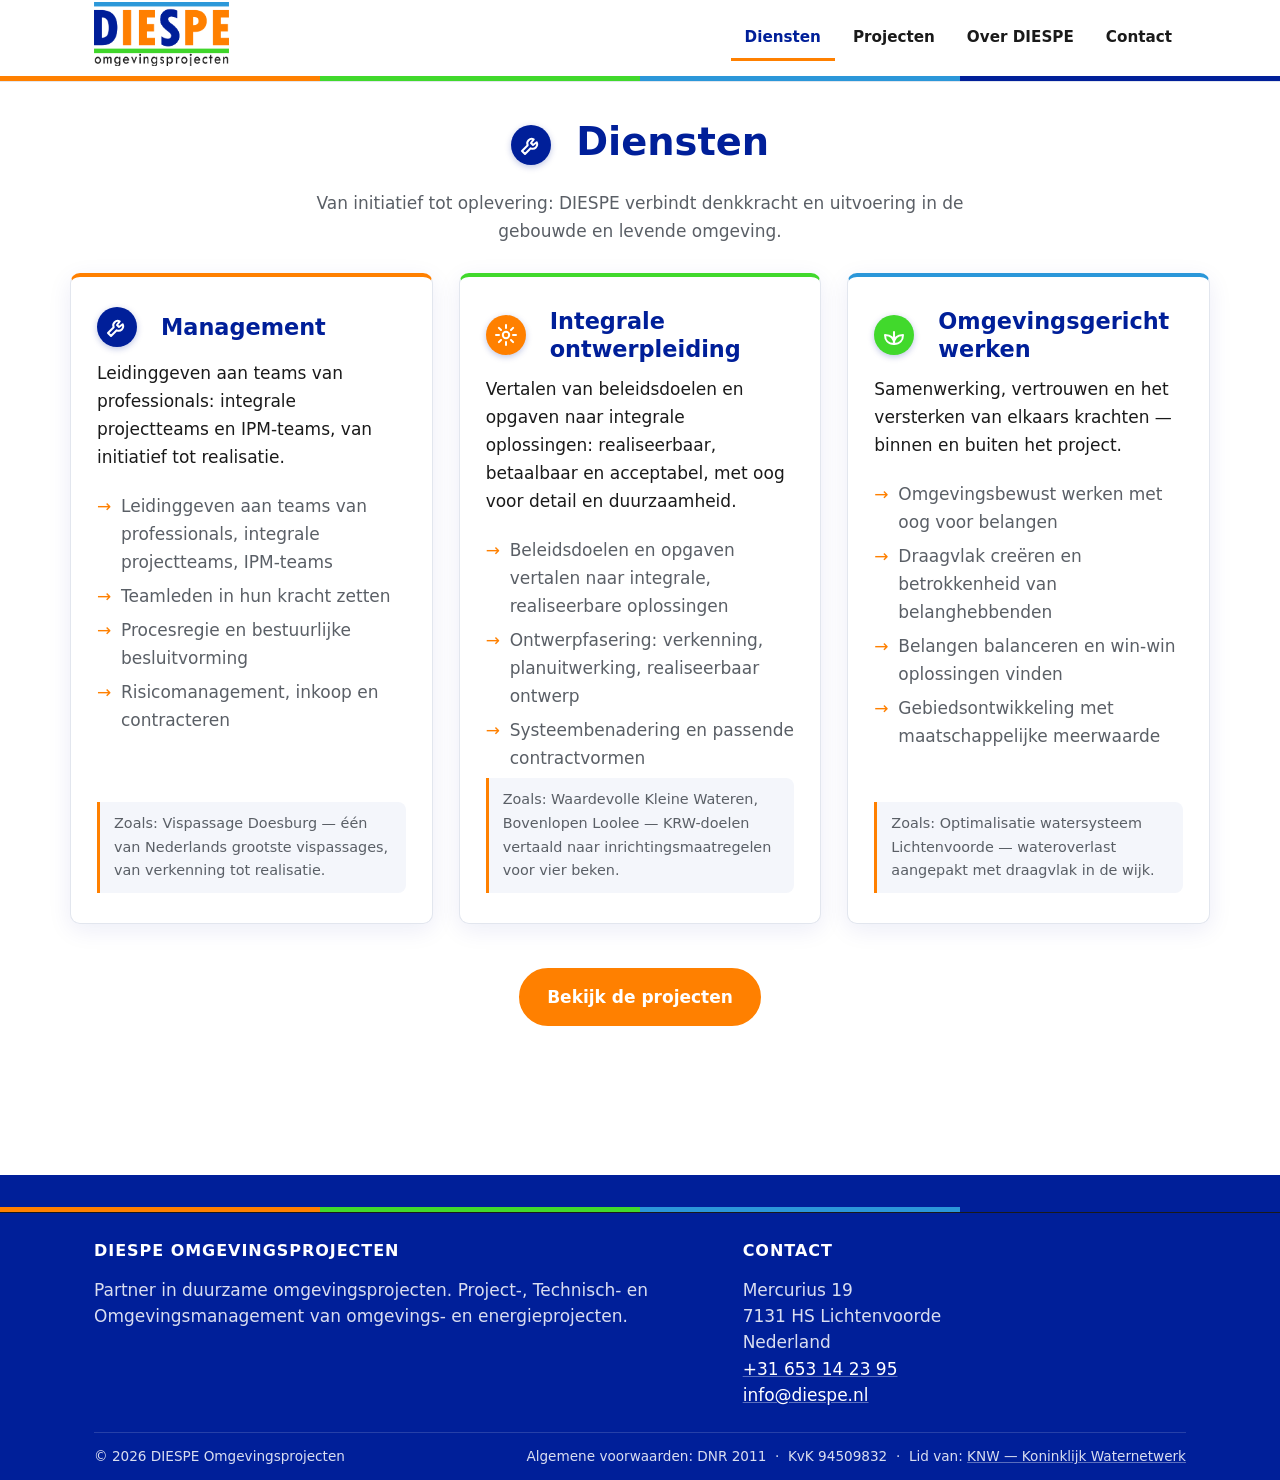
<file: preview/werkvelden.html>
<!doctype html>
<html lang="nl">
<head>
<meta charset="utf-8">
<meta name="viewport" content="width=device-width, initial-scale=1">
<title>Diensten — DIESPE Omgevingsprojecten</title>
<link rel="stylesheet" href="style.css">
</head>
<body id="top">
<a class="skip-link screen-reader-text" href="#content">Ga naar de inhoud</a>

<header class="site-header" role="banner">
  <div class="container header-inner">
    <div class="site-branding">
      <a href="index.html" class="custom-logo-link" rel="home"><img src="logo-diespe.png" alt="DIESPE omgevingsprojecten" class="custom-logo" style="height:64px;width:auto"></a>
    </div>
    <nav id="primary-nav" class="main-nav" role="navigation" aria-label="Hoofdmenu">
      <ul>
        <li class="current-menu-item"><a href="werkvelden.html">Diensten</a></li>
        <li><a href="projecten.html">Projecten</a></li>
        <li><a href="index.html#over">Over DIESPE</a></li>
        <li><a href="contact.html">Contact</a></li>
      </ul>
    </nav>
  </div>
</header>

<main id="content" role="main">
<div class="container section">
  <header class="entry-header" style="text-align:center;">
    <h1><span class="titel-badge" aria-hidden="true"><img src="iconen/gereedschap.svg" alt=""></span> Diensten</h1>
    <p class="section-intro" style="margin-bottom:0;">Van initiatief tot oplevering: DIESPE verbindt denkkracht en uitvoering in de gebouwde en levende omgeving.</p>
  </header>

  <div class="grid-3">
    <div class="card">
      <div class="card-header"><span class="card-icon" aria-hidden="true"><img src="iconen/gereedschap.svg" alt=""></span><h3>Management</h3></div>
      <p>Leidinggeven aan teams van professionals: integrale projectteams en IPM-teams, van initiatief tot realisatie.</p>
      <ul>
        <li>Leidinggeven aan teams van professionals, integrale projectteams, IPM-teams</li>
        <li>Teamleden in hun kracht zetten</li>
        <li>Procesregie en bestuurlijke besluitvorming</li>
        <li>Risicomanagement, inkoop en contracteren</li>
      </ul>
      <p class="card-case">Zoals: Vispassage Doesburg — één van Nederlands grootste vispassages, van verkenning tot realisatie.</p>
    </div>
    <div class="card">
      <div class="card-header"><span class="card-icon card-icon--oranje" aria-hidden="true"><img src="iconen/tandwiel.svg" alt=""></span><h3>Integrale ontwerpleiding</h3></div>
      <p>Vertalen van beleidsdoelen en opgaven naar integrale oplossingen: realiseerbaar, betaalbaar en acceptabel, met oog voor detail en duurzaamheid.</p>
      <ul>
        <li>Beleidsdoelen en opgaven vertalen naar integrale, realiseerbare oplossingen</li>
        <li>Ontwerpfasering: verkenning, planuitwerking, realiseerbaar ontwerp</li>
        <li>Systeembenadering en passende contractvormen</li>
      </ul>
      <p class="card-case">Zoals: Waardevolle Kleine Wateren, Bovenlopen Loolee — KRW-doelen vertaald naar inrichtingsmaatregelen voor vier beken.</p>
    </div>
    <div class="card">
      <div class="card-header"><span class="card-icon card-icon--groen" aria-hidden="true"><img src="iconen/natuur.svg" alt=""></span><h3>Omgevingsgericht werken</h3></div>
      <p>Samenwerking, vertrouwen en het versterken van elkaars krachten — binnen en buiten het project.</p>
      <ul>
        <li>Omgevingsbewust werken met oog voor belangen</li>
        <li>Draagvlak cre&euml;ren en betrokkenheid van belanghebbenden</li>
        <li>Belangen balanceren en win-win oplossingen vinden</li>
        <li>Gebiedsontwikkeling met maatschappelijke meerwaarde</li>
      </ul>
      <p class="card-case">Zoals: Optimalisatie watersysteem Lichtenvoorde — wateroverlast aangepakt met draagvlak in de wijk.</p>
    </div>
  </div>

  <p style="text-align:center; margin-top:44px;">
    <a class="btn btn--accent" href="projecten.html">Bekijk de projecten</a>
  </p>
</div>
</main>

<footer class="site-footer" role="contentinfo">
  <div class="diespe-stripes" aria-hidden="true"></div>
  <div class="container">
    <div class="footer-grid footer-grid--twee">
      <div>
        <h4>DIESPE Omgevingsprojecten</h4>
        <p>Partner in duurzame omgevingsprojecten. Project-, Technisch- en Omgevingsmanagement van omgevings- en energieprojecten.</p>
      </div>
      <div>
        <h4>Contact</h4>
        <p>Mercurius 19<br>7131 HS Lichtenvoorde<br>Nederland<br><a href="tel:+31653142395">+31 653 14 23 95</a><br><a href="mailto:info@diespe.nl">info@diespe.nl</a></p>
      </div>
    </div>
    <div class="footer-bottom">
      <span>&copy; <span class="js-jaar">2026</span> DIESPE Omgevingsprojecten</span>
      <span>Algemene voorwaarden: DNR 2011 &nbsp;&middot;&nbsp; KvK 94509832 &nbsp;&middot;&nbsp; Lid van: <a href="https://www.waternetwerk.nl" target="_blank" rel="noopener" style="color:inherit;">KNW &mdash; Koninklijk Waternetwerk</a></span>
    </div>
  </div>
</footer>

<script>
document.querySelectorAll('.js-jaar').forEach(function (el) { el.textContent = new Date().getFullYear(); });
</script>
</body>
</html>
</file>
<file: preview/assets/css/fonts.css>
/*
 * DIESPE huisstijl-webfonts.
 * Voorkeur: lokaal geïnstalleerde Tw Cen MT (Microsoft); fallback: gebundelde
 * condensed webfont (Oswald, SIL OFL 1.1) zodat het woordmerk overal gelijk rendert.
 * Bron: https://fonts.google.com/specimen/Oswald — licentie: assets/fonts/OFL.txt
 */

@font-face {
  font-family: "DIESPE Display";
  font-style: normal;
  font-weight: 400;
  font-display: swap;
  src: local("Tw Cen MT Condensed Extra Bold"),
       local("Tw Cen MT Condensed"),
       url("../fonts/oswald-500.woff2") format("woff2");
}

@font-face {
  font-family: "DIESPE Display";
  font-style: normal;
  font-weight: 700;
  font-display: swap;
  src: local("Tw Cen MT Condensed Extra Bold"),
       local("Tw Cen MT Condensed"),
       url("../fonts/oswald-700.woff2") format("woff2");
}
</file>
<file: preview/style.css>
/*
Theme Name: DIESPE Omgevingsprojecten
Theme URI: https://www.diespe.nl/
Author: DIESPE Management & Advies
Author URI: https://www.diespe.nl/
Description: Thema voor DIESPE Omgevingsprojecten — Partner in duurzame omgevingsprojecten. Project-, Technisch- en Omgevingsmanagement van omgevings- en energieprojecten.
Version: 1.0.0
Requires at least: 6.0
Tested up to: 6.7
Requires PHP: 7.4
License: GNU General Public License v2 or later
License URI: https://www.gnu.org/licenses/gpl-2.0.html
Text Domain: diespe
Tags: blog, portfolio, one-column, custom-menu, custom-logo, featured-images, translation-ready
*/

/* =Variabelen (Huisstijl DIESPE Management & Advies)
   Oranje #ff8000 | Donkerblauw #001f99 | Lichtblauw #2b97d9
   Groen #41d92c | Zwart #1a1a1a
-------------------------------------------------------------- */
:root {
  --diespe-orange: #ff8000;
  --diespe-blue: #001f99;
  --diespe-blue-light: #2b97d9;
  --diespe-green: #41d92c;
  --diespe-black: #1a1a1a;
  --diespe-text: var(--diespe-black);
  --diespe-muted: #5a5f66;
  --diespe-bg: #ffffff;
  --diespe-bg-alt: #f4f6fb;
  --diespe-border: #e2e6ee;
  --diespe-logo-font: "DIESPE Display", "Tw Cen MT Condensed Extra Bold", "Tw Cen MT Condensed", "Arial Narrow", "Segoe UI", sans-serif;
  --diespe-body-font: "Nirmala UI", "Segoe UI", system-ui, -apple-system, Roboto, "Helvetica Neue", Arial, sans-serif;
  --diespe-max-width: 1140px;
  --diespe-radius: 10px;
  --diespe-shadow: 0 6px 24px rgba(0, 31, 153, 0.08);
}

/* =Reset
-------------------------------------------------------------- */
*, *::before, *::after { box-sizing: border-box; }

html { scroll-behavior: smooth; }

body {
  margin: 0;
  font-family: var(--diespe-body-font);
  font-size: 17px;
  line-height: 1.65;
  color: var(--diespe-text);
  background: var(--diespe-bg);
}

img { max-width: 100%; height: auto; }

a { color: var(--diespe-blue); text-decoration: none; }
a:hover, a:focus { color: var(--diespe-orange); text-decoration: underline; }

h1, h2, h3, h4, h5 {
  line-height: 1.25;
  color: var(--diespe-blue);
  margin: 0 0 0.6em;
  font-weight: 700;
}
h1 { font-size: 2.4rem; }
h2 { font-size: 1.9rem; }
h3 { font-size: 1.4rem; }

p { margin: 0 0 1.2em; }

.container {
  max-width: var(--diespe-max-width);
  margin: 0 auto;
  padding: 0 24px;
}

/* Knoppen */
.btn {
  display: inline-block;
  padding: 13px 26px;
  border-radius: 999px;
  font-weight: 600;
  background: var(--diespe-blue);
  color: #fff;
  border: 2px solid var(--diespe-blue);
  transition: background 0.2s ease, color 0.2s ease, border-color 0.2s ease;
}
.btn:hover, .btn:focus { background: var(--diespe-orange); border-color: var(--diespe-orange); color: #fff; text-decoration: none; }
.btn--outline { background: transparent; color: var(--diespe-blue); }
.btn--outline:hover, .btn--outline:focus { background: var(--diespe-blue); color: #fff; }

/* Huisstijl-strepen: horizontale band, kleuren naast elkaar
   (volgorde als Streepen DIESPE: oranje, groen, lichtblauw, donkerblauw) */
.diespe-stripes {
  height: 6px;
  background: linear-gradient(
    to right,
    var(--diespe-orange)     0 25%,
    var(--diespe-green)      25% 50%,
    var(--diespe-blue-light) 50% 75%,
    var(--diespe-blue)      75% 100%
  );
  border-bottom: 1px solid var(--diespe-black);
}

/* =Header / navigatie
-------------------------------------------------------------- */
.site-header {
  position: sticky;
  top: 0;
  z-index: 50;
  background: rgba(255, 255, 255, 0.97);
  border-bottom: 1px solid var(--diespe-border);
  backdrop-filter: blur(6px);
}
.site-header::after {
  content: "";
  display: block;
  height: 5px;
  background: linear-gradient(
    to right,
    var(--diespe-orange)     0 25%,
    var(--diespe-green)      25% 50%,
    var(--diespe-blue-light) 50% 75%,
    var(--diespe-blue)      75% 100%
  );
}

.header-inner {
  display: flex;
  align-items: center;
  justify-content: space-between;
  gap: 24px;
  min-height: 76px;
}

.site-branding { display: flex; align-items: center; gap: 12px; }

.custom-logo { max-height: 64px; width: auto; }
.custom-logo-link { display: inline-block; }

/* Alleen als er noch custom logo noch fallback-SVG geladen is: tekstfallback */
.site-title { margin: 0; font-size: 1.55rem; letter-spacing: 0.02em; font-family: var(--diespe-logo-font); font-weight: 800; font-style: italic; }
.site-title a { color: var(--diespe-blue); }
.site-title a:hover { text-decoration: none; }

.site-description {
  margin: 0;
  font-size: 0.78rem;
  color: var(--diespe-muted);
  letter-spacing: 0.02em;
}

.main-nav ul { list-style: none; margin: 0; padding: 0; display: flex; gap: 4px; }
.main-nav li { position: relative; }

.main-nav a {
  display: block;
  padding: 10px 14px;
  border-radius: 6px;
  color: var(--diespe-text);
  font-weight: 600;
  font-size: 0.95rem;
}
.main-nav a:hover,
.main-nav .current-menu-item > a,
.main-nav .current_page_item > a {
  color: var(--diespe-blue);
  text-decoration: none;
  background: var(--diespe-bg-alt);
}

.main-nav .current-menu-item > a,
.main-nav .current_page_item > a {
  box-shadow: inset 0 -3px 0 var(--diespe-orange);
  border-radius: 6px 6px 0 0;
  background: transparent;
}

/* Submenu */
.main-nav .sub-menu {
  display: none;
  position: absolute;
  top: 100%;
  left: 0;
  min-width: 220px;
  background: #fff;
  border: 1px solid var(--diespe-border);
  border-radius: var(--diespe-radius);
  box-shadow: var(--diespe-shadow);
  padding: 8px;
  flex-direction: column;
  gap: 2px;
  z-index: 60;
}
.main-nav li:hover > .sub-menu,
.main-nav li:focus-within > .sub-menu { display: flex; }

/* Mobiel */
.nav-toggle {
  display: none;
  background: none;
  border: 0;
  cursor: pointer;
  padding: 8px;
}
.nav-toggle span {
  display: block;
  width: 26px;
  height: 3px;
  background: var(--diespe-blue);
  margin: 5px 0;
  border-radius: 2px;
  transition: transform 0.2s ease, opacity 0.2s ease;
}

@media (max-width: 900px) {
  .nav-toggle { display: inline-block; }
  .main-nav { display: none; width: 100%; }
  .main-nav.is-open { display: block; }
  .main-nav ul { flex-direction: column; gap: 2px; padding: 10px 0 20px; }
  .main-nav .sub-menu {
    display: flex;
    position: static;
    border: 0;
    box-shadow: none;
    padding-left: 16px;
  }
}

/* =Hero
-------------------------------------------------------------- */
.hero {
  position: relative;
  background:
    linear-gradient(115deg, rgba(0, 31, 153, 0.94), rgba(43, 151, 217, 0.82));
  color: #fff;
  padding: 34px 0;
  overflow: hidden;
}

.hero h1 { font-size: 2rem; margin-bottom: 0.25em; white-space: nowrap; }
.hero p { font-size: 1.02rem; margin-bottom: 0.9em; }
.hero .btn { padding: 11px 22px; font-size: 0.95rem; }

@media (max-width: 1200px) {
  .hero h1 { white-space: normal; }
}

.hero::after {
  content: "";
  position: absolute;
  right: 48px;
  top: 0;
  bottom: 0;
  width: 14px;
  background: linear-gradient(
    to bottom,
    var(--diespe-orange)     0 25%,
    var(--diespe-green)      25% 50%,
    var(--diespe-blue-light) 50% 75%,
    var(--diespe-blue)      75% 100%
  );
  opacity: 0.95;
}

@media (max-width: 900px) {
  .hero::after { right: 12px; width: 8px; }
}

.hero .container { position: relative; z-index: 1; }

.hero-inner {
  display: flex;
  align-items: center;
  gap: 48px;
}
.hero-text { flex: 1 1 auto; }

.hero-visual {
  flex: 0 0 auto;
  width: 210px;
  height: 210px;
}
.hero-visual img {
  width: 100%;
  height: 100%;
  object-fit: cover;
  border-radius: 50%;
  border: 5px solid rgba(255, 255, 255, 0.85);
  box-shadow: 0 10px 30px rgba(0, 20, 80, 0.35);
  display: block;
}

@media (max-width: 900px) {
  .hero-inner { flex-direction: column-reverse; gap: 18px; text-align: center; }
  .hero-visual { width: 130px; height: 130px; }
}

.hero h1, .hero h2 {
  color: #fff;
  max-width: 22ch;
  margin-bottom: 0.4em;
}

.hero p {
  max-width: 56ch;
  font-size: 1.15rem;
  color: rgba(255, 255, 255, 0.92);
}

.hero .btn { margin-right: 12px; margin-bottom: 10px; }
.btn--accent { background: var(--diespe-orange); border-color: var(--diespe-orange); color: #fff; }
.btn--accent:hover, .btn--accent:focus { background: #e67300; border-color: #e67300; color: #fff; }
.btn--white { background: #fff; border-color: #fff; color: var(--diespe-blue); }
.btn--white:hover, .btn--white:focus { background: var(--diespe-orange); border-color: var(--diespe-orange); color: #fff; }

/* Werkgebieden-balk direct onder de hero */
.section.workfields-strip {
  padding: 8px 0;
  background: var(--diespe-blue);
  color: #fff;
}
.workfields-list {
  list-style: none;
  margin: 0;
  padding: 0;
  display: flex;
  flex-wrap: wrap;
  gap: 2px 18px;
  justify-content: center;
  font-weight: 700;
  font-size: 1.05rem;
  letter-spacing: 0.02em;
}
.workfields-list li { position: relative; padding-left: 22px; white-space: nowrap; }
.workfields-list li::before {
  content: "";
  position: absolute;
  left: 0;
  top: 0.38em;
  width: 13px;
  height: 13px;
  border-radius: 50%;
  background: var(--diespe-orange);
}
.workfields-list li:nth-child(2)::before { background: var(--diespe-green); }
.workfields-list li:nth-child(3)::before { background: var(--diespe-blue-light); }
.workfields-list li:nth-child(4)::before { background: #fff; }
.workfields-list li:nth-child(5)::before { background: var(--diespe-orange); }
.workfields-list li:nth-child(6)::before { background: var(--diespe-green); }

/* =Secties
-------------------------------------------------------------- */
.section { padding: 36px 0 72px; }
.section--alt { background: var(--diespe-bg-alt); }

.section-title {
  text-align: center;
  max-width: 30ch;
  margin: 0 auto 0.4em;
}

.section-intro {
  text-align: center;
  max-width: 62ch;
  margin: 0 auto 32px;
  color: var(--diespe-muted);
}

/* Werkvelden (diensten) */
.grid-3 {
  display: grid;
  grid-template-columns: repeat(3, 1fr);
  gap: 26px;
}
@media (max-width: 900px) { .grid-3 { grid-template-columns: 1fr; } }

.card {
  background: #fff;
  border: 1px solid var(--diespe-border);
  border-radius: var(--diespe-radius);
  padding: 30px 26px;
  box-shadow: var(--diespe-shadow);
}

.card { border-top: 4px solid var(--diespe-orange); }
.card:nth-child(2) { border-top-color: var(--diespe-green); }
.card:nth-child(3) { border-top-color: var(--diespe-blue-light); }
.card:nth-child(4) { border-top-color: var(--diespe-blue); }

.card .card-header {
  display: flex;
  align-items: center;
  gap: 14px;
  margin-bottom: 12px;
}
.card .card-header h3 { margin: 0; }

.card .card-icon {
  flex: 0 0 auto;
  display: inline-flex;
  align-items: center;
  justify-content: center;
  width: 46px;
  height: 46px;
  border-radius: 50%;
  color: #fff;
  background: var(--diespe-blue);
  font-size: 1.25rem;
}

.card h3 { margin-bottom: 0.5em; }

.card-case {
  font-size: 0.9rem;
  color: var(--diespe-muted);
  background: var(--diespe-bg-alt);
  border-left: 3px solid var(--diespe-orange);
  padding: 10px 14px;
  border-radius: 0 8px 8px 0;
  margin-bottom: 16px;
}

.card .card-more { padding: 9px 18px; font-size: 0.9rem; }

.card ul { list-style: none; padding: 0; margin: 0 0 1em; }
.card li { padding-left: 24px; position: relative; margin-bottom: 6px; color: var(--diespe-muted); }
.card li::before {
  content: "\2192";
  position: absolute;
  left: 0;
  color: var(--diespe-orange);
}

/* =Projecten
-------------------------------------------------------------- */
.project-grid {
  display: grid;
  grid-template-columns: repeat(3, 1fr);
  gap: 26px;
}
@media (max-width: 900px) { .project-grid { grid-template-columns: 1fr; } }

.project-card {
  display: flex;
  flex-direction: column;
  background: #fff;
  border: 1px solid var(--diespe-border);
  border-radius: var(--diespe-radius);
  overflow: hidden;
  box-shadow: var(--diespe-shadow);
  transition: transform 0.15s ease;
}
.project-card:hover { transform: translateY(-4px); }

.project-card .project-thumb { aspect-ratio: 16 / 10; overflow: hidden; background: var(--diespe-bg-alt); }
.project-card .project-thumb img { width: 100%; height: 100%; object-fit: cover; display: block; }
.project-card .project-foto { aspect-ratio: 16 / 10; overflow: hidden; background: var(--diespe-bg-alt); }
.project-card .project-foto img { width: 100%; height: 100%; object-fit: cover; display: block; }

.project-card .project-body { padding: 22px 22px 26px; flex: 1; display: flex; flex-direction: column; }

.project-meta {
  font-size: 0.8rem;
  font-weight: 700;
  text-transform: uppercase;
  letter-spacing: 0.08em;
  color: var(--diespe-orange);
  margin-bottom: 8px;
}

.project-card h3 { font-size: 1.2rem; margin-bottom: 0.4em; }
.project-card h3 a { color: var(--diespe-blue); }

.project-card .btn { margin-top: auto; align-self: flex-start; padding: 9px 18px; font-size: 0.9rem; }

/* =Berichten (blog)
-------------------------------------------------------------- */
.post-card {
  display: flex;
  gap: 20px;
  padding: 26px 0;
  border-bottom: 1px solid var(--diespe-border);
}
.post-card:last-child { border-bottom: 0; }

.post-card .post-date {
  flex: 0 0 64px;
  height: 64px;
  border-radius: var(--diespe-radius);
  background: var(--diespe-blue);
  border-bottom: 3px solid var(--diespe-orange);
  color: #fff;
  display: flex;
  flex-direction: column;
  align-items: center;
  justify-content: center;
  line-height: 1.1;
}
.post-card .post-date .day { font-size: 1.4rem; font-weight: 700; }
.post-card .post-date .month { font-size: 0.7rem; text-transform: uppercase; letter-spacing: 0.08em; }

.post-card h2, .post-card h3 { margin-bottom: 0.3em; }

/* =Pagina / bericht
-------------------------------------------------------------- */
.page-content, .entry-content { max-width: 74ch; }
.page-content--center { margin: 0 auto; }

.entry-header { margin-bottom: 28px; }
.entry-meta { color: var(--diespe-muted); font-size: 0.9rem; margin-bottom: 8px; }

.post-thumbnail img { border-radius: var(--diespe-radius); width: 100%; }

blockquote {
  margin: 1.5em 0;
  padding: 14px 22px;
  border-left: 4px solid var(--diespe-orange);
  background: var(--diespe-bg-alt);
  border-radius: 0 var(--diespe-radius) var(--diespe-radius) 0;
}

.contact-details strong { color: var(--diespe-blue); }

/* =Contact
-------------------------------------------------------------- */
.contact-grid {
  display: grid;
  grid-template-columns: 1fr 1fr;
  gap: 40px;
}
@media (max-width: 900px) { .contact-grid { grid-template-columns: 1fr; } }

.contact-details p { margin-bottom: 0.6em; }
.contact-details strong { color: var(--diespe-green-dark); }

/* Formulier */
.form-grid { display: grid; gap: 16px; }
.form-grid label { font-weight: 600; font-size: 0.92rem; display: block; margin-bottom: 6px; }

input[type="text"], input[type="email"], input[type="tel"], input[type="url"],
textarea, select {
  width: 100%;
  padding: 12px 14px;
  border: 1px solid var(--diespe-border);
  border-radius: 8px;
  font: inherit;
  background: #fff;
  color: var(--diespe-text);
}
input:focus, textarea:focus, select:focus {
  outline: 2px solid var(--diespe-blue-light);
  outline-offset: 1px;
  border-color: var(--diespe-blue-light);
}

button[type="submit"], .wp-block-search__button, .search-submit { border: 0; cursor: pointer; }

/* =Contactformulier
-------------------------------------------------------------- */
.diespe-contactform .form-grid { gap: 14px; }

.diespe-notice {
  padding: 14px 18px;
  border-radius: var(--diespe-radius);
  font-weight: 600;
}
.diespe-notice--success {
  background: var(--diespe-green);
  color: #fff;
}
.diespe-notice--error {
  background: var(--diespe-orange);
  color: #fff;
}

/* =Footer
-------------------------------------------------------------- */
.site-footer {
  background: var(--diespe-blue);
  color: rgba(255, 255, 255, 0.85);
  padding: 32px 0 0;
  margin-top: 56px;
  position: relative;
}
.site-footer .diespe-stripes { margin-top: 0; margin-bottom: 28px; }

.footer-grid {
  display: grid;
  grid-template-columns: 2fr 1fr 1fr;
  gap: 28px;
  padding-bottom: 24px;
}
.footer-grid--twee { grid-template-columns: 1.4fr 1fr; }
.footer-grid--twee p { margin: 0; line-height: 1.55; }

@media (max-width: 900px) { .footer-grid { grid-template-columns: 1fr; } }

.site-footer h4 {
  color: #fff;
  font-size: 1rem;
  letter-spacing: 0.06em;
  text-transform: uppercase;
  margin-bottom: 1em;
}

.site-footer a { color: #fff; text-decoration: underline; text-decoration-color: rgba(255,255,255,0.35); }
.site-footer a:hover { text-decoration-color: #fff; }

.site-footer ul { list-style: none; margin: 0; padding: 0; }
.site-footer ul li { margin-bottom: 8px; }

.footer-bottom {
  border-top: 1px solid rgba(255, 255, 255, 0.15);
  padding: 12px 0;
  font-size: 0.85rem;
  display: flex;
  justify-content: space-between;
  flex-wrap: wrap;
  gap: 10px;
}

/* =Zoekformulier / pagina-navigatie
-------------------------------------------------------------- */
.pagination, .nav-links {
  margin-top: 36px;
  display: flex;
  gap: 8px;
  flex-wrap: wrap;
}
.pagination a, .pagination span,
.nav-links a, .nav-links span {
  display: inline-block;
  padding: 8px 14px;
  border: 1px solid var(--diespe-border);
  border-radius: 8px;
  color: var(--diespe-green-dark);
  background: #fff;
}
.pagination .current, .nav-links .current {
  background: var(--diespe-blue);
  color: #fff;
  border-color: var(--diespe-blue);
}
.pagination a:hover, .nav-links a:hover {
  border-color: var(--diespe-orange);
  color: var(--diespe-orange);
  text-decoration: none;
}

/* =Toegankelijkheid
-------------------------------------------------------------- */
.screen-reader-text {
  border: 0;
  clip: rect(1px, 1px, 1px, 1px);
  clip-path: inset(50%);
  height: 1px;
  margin: -1px;
  overflow: hidden;
  padding: 0;
  position: absolute !important;
  width: 1px;
  word-wrap: normal !important;
}
.skip-link:focus {
  clip: auto;
  clip-path: none;
  height: auto;
  left: 6px;
  top: 6px;
  width: auto;
  z-index: 100000;
  background: #fff;
  padding: 10px 16px;
  border-radius: 6px;
}
:focus { outline-color: var(--diespe-blue-light); }

/* Over DIESPE: accent voor de Diederik-kaart */
.card--diederik {
  border-top-color: var(--diespe-blue);
  background: linear-gradient(180deg, var(--diespe-bg-alt) 0%, #fff 40%);
}

/* Knoppen in titelkleur (Over DIESPE) */
.btn--kleur1 { background: var(--diespe-blue); border-color: var(--diespe-blue); }
.btn--kleur1:hover, .btn--kleur1:focus { background: var(--diespe-orange); border-color: var(--diespe-orange); }
.btn--kleur2 { background: var(--diespe-green); border-color: var(--diespe-green); }
.btn--kleur2:hover, .btn--kleur2:focus { background: var(--diespe-orange); border-color: var(--diespe-orange); }
.btn--kleur3 { background: var(--diespe-blue-light); border-color: var(--diespe-blue-light); }
.btn--kleur3:hover, .btn--kleur3:focus { background: var(--diespe-orange); border-color: var(--diespe-orange); }

/* Kaarten gelijk hoog: knop onderaan vastpunten */
.card { display: flex; flex-direction: column; }
.card > :last-child, .card > .card-more { margin-top: auto; }
.card ul { margin-bottom: 0; }
.card p:last-of-type { margin-bottom: 0; }
.card .card-more { align-self: flex-start; margin-top: 16px; }

/* =Projecten: filterbare flip-tegels
-------------------------------------------------------------- */
.project-filters {
  display: flex; flex-wrap: wrap; gap: 10px; justify-content: center; margin: 28px 0 36px;
}
.filter-btn {
  padding: 9px 18px; border-radius: 999px; border: 2px solid var(--diespe-blue);
  background: transparent; color: var(--diespe-blue); font-weight: 700; font-size: 0.9rem; cursor: pointer;
  font-family: inherit; transition: background .15s, color .15s;
}
.filter-btn:hover { border-color: var(--diespe-orange); color: var(--diespe-orange); }
.filter-btn.is-active { background: var(--diespe-blue); color: #fff; }

.tile-grid { display: grid; grid-template-columns: repeat(3, 1fr); gap: 0; }
@media (max-width: 900px) { .tile-grid { grid-template-columns: 1fr; } }

.flip-tile { perspective: 1200px; height: 300px; cursor: pointer; }
.flip-inner { position: relative; width: 100%; height: 100%; transition: transform .55s ease; transform-style: preserve-3d; }
.flip-tile.is-flipped .flip-inner { transform: rotateY(180deg); }
.flip-face {
  position: absolute; inset: 0; backface-visibility: hidden; -webkit-backface-visibility: hidden;
  border: 0; border-top: 4px solid; border-radius: 0;
  overflow: hidden; background: #fff; box-shadow: none;
  display: flex; flex-direction: column;
}
.flip-front img { width: 100%; height: 100%; object-fit: cover; }
.tile-label {
  position: absolute; left: 0; right: 0; bottom: 0; padding: 34px 18px 16px;
  background: linear-gradient(180deg, transparent, rgba(26,26,26,0.85)); color: #fff;
  display: flex; flex-direction: column; gap: 2px;
}
.tile-cat { font-size: 0.72rem; font-weight: 800; text-transform: uppercase; letter-spacing: 0.08em; }
.tile-titel { font-size: 1.05rem; font-weight: 700; line-height: 1.25; }
.flip-back { transform: rotateY(180deg); padding: 20px 20px 16px; }
.flip-back h3 { font-size: 1rem; margin-bottom: 0.5em; }
.flip-back p { font-size: 0.85rem; color: var(--diespe-muted); margin-bottom: 0.7em; }
.tile-info { list-style: none; padding: 0; margin: 0 0 0.8em; font-size: 0.8rem; color: var(--diespe-muted); }
.tile-info li { margin-bottom: 4px; }
.tile-info strong { color: var(--diespe-blue); }
.tile-meer { font-size: 0.8rem; padding: 7px 14px; align-self: flex-start; margin-top: auto; }
.tile-hint { text-align: center; color: var(--diespe-muted); font-size: 0.85rem; margin-top: 26px; }
.tile-cats { display: inline-flex; flex-wrap: wrap; gap: 4px; }

/* Uniforme kaart-knoppen (Over DIESPE) */
.card .card-more { width: 100%; text-align: center; }

/* Lid van-regel */
.lid-van {
  text-align: center;
  margin-top: 12px;
  font-size: 0.9rem;
  color: var(--diespe-muted);
}
.lid-van strong { color: var(--diespe-blue); }

/* =Partners-logo's
-------------------------------------------------------------- */
.partners-strip {
  background: var(--diespe-blue);
}
.logo-marquee {
  overflow: hidden;
  position: relative;
  -webkit-mask-image: linear-gradient(90deg, transparent, #000 6%, #000 94%, transparent);
  mask-image: linear-gradient(90deg, transparent, #000 6%, #000 94%, transparent);
}
.logo-track {
  display: flex;
  align-items: center;
  gap: 48px;
  width: max-content;
  padding-right: 48px;
  animation: logo-loop 42s linear infinite;
}
.logo-marquee:hover .logo-track { animation-play-state: paused; }
@keyframes logo-loop {
  from { transform: translateX(0); }
  to { transform: translateX(-50%); }
}
.logo-item {
  flex: 0 0 auto;
  background: transparent;
  border: 0;
  border-radius: 0;
  padding: 0;
  display: flex;
  align-items: center;
  justify-content: center;
  height: 58px;
}
a.logo-item:hover { opacity: 0.8; }
.logo-item img {
  max-width: 200px;
  max-height: 100%;
  width: auto;
  object-fit: contain;
  filter: drop-shadow(0 0 1px rgba(255,255,255,0.9)) drop-shadow(0 0 4px rgba(255,255,255,0.55));
  transition: opacity 0.2s ease;
}
.partners-strip .section-title { color: #fff; }

.partners-strip { padding-top: 44px; padding-bottom: 44px; }
.partners-strip .section-intro { margin-bottom: 22px; }

/* =Sponsoring (DIESPE in de regio)
-------------------------------------------------------------- */
.sponsor-blok {
  display: flex;
  align-items: center;
  gap: 40px;
  justify-content: space-between;
  flex-wrap: wrap;
  background: #f4f6fb;
  border: 1px solid var(--diespe-border);
  border-radius: var(--diespe-radius);
  padding: 36px 44px;
}
.sponsor-tekst { flex: 1 1 380px; }
.sponsor-tekst h2 { margin-bottom: 10px; }
.sponsor-tekst p { color: var(--diespe-muted); max-width: 620px; }
.sponsor-tekst a {
  color: var(--diespe-blue);
  font-weight: 700;
  text-decoration: none;
}
.sponsor-tekst a:hover { color: var(--diespe-orange); }
.sponsor-logo { flex: 0 0 auto; }
.sponsor-logo img { max-height: 96px; width: auto; }
@media (max-width: 700px) {
  .sponsor-blok { padding: 26px 24px; }
  .sponsor-logo { margin: 0 auto; }
}
.sponsor-foto { flex: 1 1 420px; }
.sponsor-foto img {
  width: 100%;
  height: auto;
  border-radius: var(--diespe-radius);
  box-shadow: var(--diespe-shadow);
}

/* Sponsoring: gecentreerde titel + 3 kolommen */
.sponsor-grid { margin-top: 32px; }
.sponsor-card { display: flex; flex-direction: column; overflow: hidden; }
.sponsor-visual { flex: 0 0 220px; overflow: hidden; }
.sponsor-visual img { width: 100%; height: 220px; object-fit: cover; display: block; }
.sponsor-visual--placeholder {
  display: flex; align-items: center; justify-content: center;
  background: #f4f6fb;
}
.sponsor-visual--placeholder span {
  font-size: 64px; font-weight: 800; color: var(--diespe-blue); opacity: 0.25; line-height: 1;
}
.sponsor-body { padding: 22px 24px 24px; display: flex; flex-direction: column; flex: 1; }
.sponsor-body h3 { font-size: 1.4rem; margin-bottom: 0.5em; color: var(--diespe-blue); }
.sponsor-body p { color: var(--diespe-muted); margin-bottom: 12px; flex: 1; }
.sponsor-body a { color: var(--diespe-blue); font-weight: 700; text-decoration: none; }
.sponsor-body a:hover { color: var(--diespe-orange); }

/* Titel-icoon en categorie-icoontjes */
.titel-icoon { margin-right: 8px; }
.meta-icoon { margin-right: 4px; }

/* =Titel-bullets (ronde huisstijl-badge met wit icoon)
-------------------------------------------------------------- */
.titel-badge {
  display: inline-flex;
  align-items: center;
  justify-content: center;
  width: 40px;
  height: 40px;
  border-radius: 50%;
  background: var(--diespe-blue);
  color: #fff;
  font-size: 20px;
  line-height: 1;
  margin-right: 12px;
  vertical-align: middle;
  box-shadow: 0 2px 6px rgba(0, 31, 153, 0.25);
}
.titel-badge--oranje { background: var(--diespe-orange); box-shadow: 0 2px 6px rgba(255, 128, 0, 0.25); }
.titel-badge--groen { background: var(--diespe-green); box-shadow: 0 2px 6px rgba(65, 217, 44, 0.25); }
.titel-badge--donkerblauw { background: var(--diespe-blue); }
.section--alt .titel-badge--blauw { background: var(--diespe-blue); }

/* kaart-headers: bestaande losse iconen vervangen door badges */
.card-header .card-icon {
  display: inline-flex;
  align-items: center;
  justify-content: center;
  width: 40px;
  height: 40px;
  border-radius: 50%;
  background: var(--diespe-blue);
  color: #fff;
  font-size: 20px;
  margin-right: 10px;
  vertical-align: middle;
  box-shadow: 0 2px 6px rgba(0, 31, 153, 0.25);
}
.card-header .card-icon--oranje { background: var(--diespe-orange); }
.card-header .card-icon--groen { background: var(--diespe-green); }

/* Categorie-icoontjes (projectkaarten) ook als ronde badge met wit icoon */
.meta-icoon {
  display: inline-flex;
  align-items: center;
  justify-content: center;
  width: 28px;
  height: 28px;
  border-radius: 50%;
  background: var(--diespe-blue);
  color: #fff;
  font-size: 15px;
  margin-right: 8px;
  vertical-align: middle;
  box-shadow: 0 1px 4px rgba(0, 31, 153, 0.2);
}
.meta-icoon--oranje { background: var(--diespe-orange); }
.meta-icoon--groen { background: var(--diespe-green); }
.meta-icoon--donkerblauw { background: var(--diespe-blue); }
/* de tekst ernaast behoudt de categorielkleur; badge neemt die kleur over via currentColor */
.project-meta { color: var(--diespe-muted); }
.project-meta .meta-icoon { background: currentColor; }

/* Sponsor-cards gelijk aan andere kaarten */
.sponsor-body .card-header { margin-bottom: 10px; }

.titel-badge img, .card-icon img, .meta-icoon img { width: 60%; height: 60%; }

/* Extra knop-/badge-kleuren regio-sectie */
.btn--kleur4 { background: var(--diespe-orange); border-color: var(--diespe-orange); color: #fff; }
.btn--kleur4:hover, .btn--kleur4:focus { background: var(--diespe-blue); border-color: var(--diespe-blue); color: #fff; }
.card-header .card-icon--blauwlicht { background: var(--diespe-blue-light); }
/* knoppen binnen sponsor-body erven niet de link-kleur */
.sponsor-body a.btn { color: #fff; }
.sponsor-body a.btn:hover { color: #fff; }

/* =Tegel-achterzijde: tekst past altijd (compacte weergave)
-------------------------------------------------------------- */
.flip-back { display: flex; flex-direction: column; }
.flip-back h3 {
  font-size: 0.95rem;
  margin-bottom: 0.5em;
  display: -webkit-box;
  -webkit-line-clamp: 2;
  -webkit-box-orient: vertical;
  overflow: hidden;
  min-height: 2.4em;
}
.flip-back p { font-size: 0.8rem; margin-bottom: 0.6em; }
.flip-back .tile-info {
  font-size: 0.72rem;
  overflow-y: auto;
  flex: 1;
  min-height: 0;
  scrollbar-width: thin;
  padding-right: 4px;
}
.flip-back .tile-info li { margin-bottom: 3px; line-height: 1.35; }
.flip-back .tile-meer {
  font-size: 0.72rem;
  padding: 6px 10px;
  white-space: nowrap;
  overflow: hidden;
  text-overflow: ellipsis;
  max-width: 100%;
  flex-shrink: 0;
}
/* scrollbare info subtiel stylen */
.flip-back .tile-info::-webkit-scrollbar { width: 4px; }
.flip-back .tile-info::-webkit-scrollbar-thumb { background: rgba(0,31,153,0.25); border-radius: 2px; }
</file>
